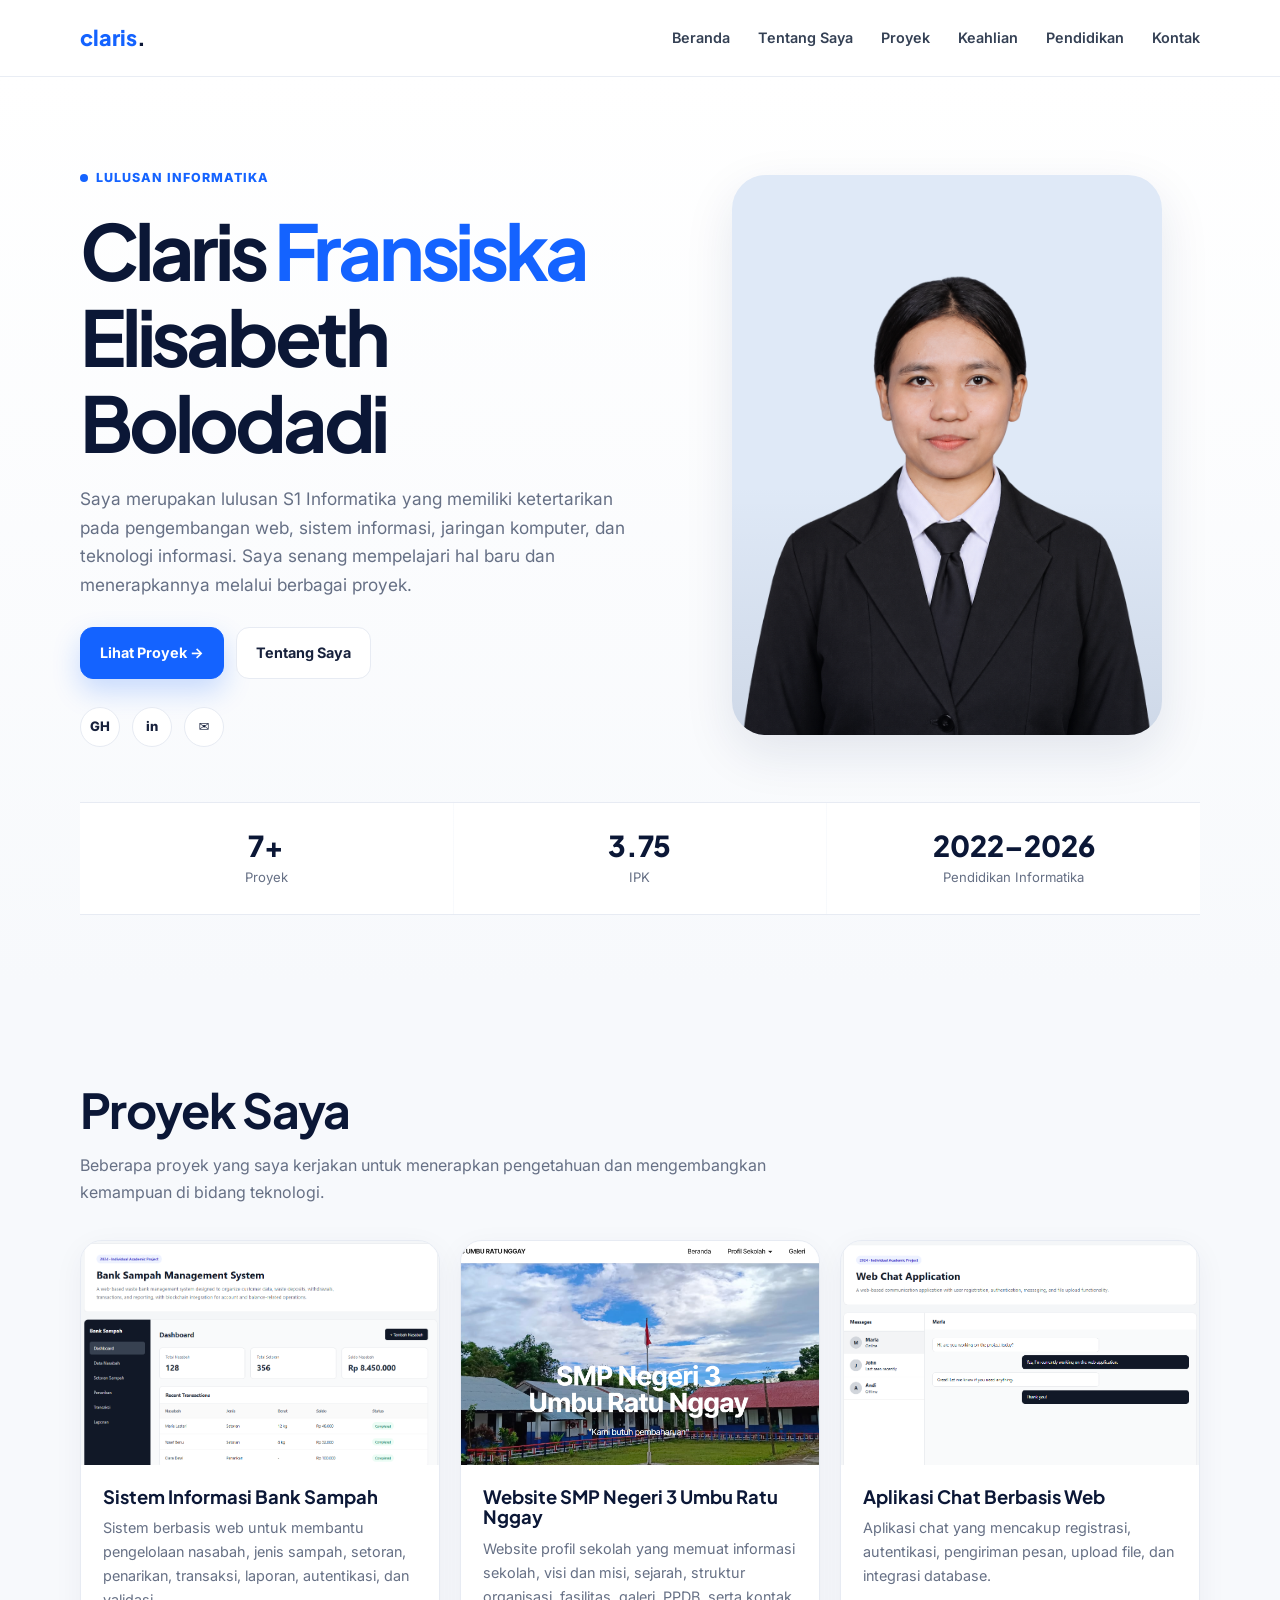
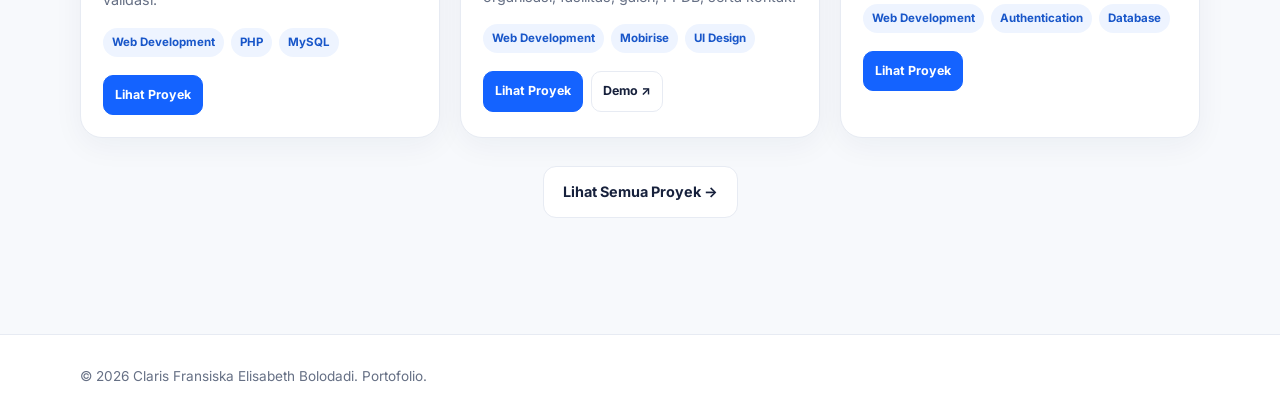
<file: index.html>
<!doctype html>
<html lang="id">

<head>
    <meta charset="utf-8">
    <meta name="viewport" content="width=device-width, initial-scale=1">

    <title>Beranda | Claris</title>

    <meta
        name="description"
        content="Portofolio Claris Fransiska Elisabeth Bolodadi — lulusan Informatika dengan minat pada pengembangan web dan teknologi informasi."
    >

    <link rel="stylesheet" href="css/style.css">
</head>

<body>

    <!-- Navigation -->
    <nav class="nav">
        <div class="container nav-inner">

            <a class="logo" href="index.html">
                claris<span>.</span>
            </a>

            <button class="menu" aria-label="Menu">
                ☰
            </button>

            <div class="nav-links">
                <a href="index.html">Beranda</a>
                <a href="about.html">Tentang Saya</a>
                <a href="projects.html">Proyek</a>
                <a href="skills.html">Keahlian</a>
                <a href="education.html">Pendidikan</a>
                <a href="contact.html">Kontak</a>
            </div>

        </div>
    </nav>


    <main>

        <!-- Hero Section -->
        <section class="hero">
            <div class="container hero-grid">

                <div>

                    <div class="eyebrow">
                        <span class="dot"></span>
                        Lulusan Informatika
                    </div>

                    <h1>
                        Claris <span class="blue">Fransiska</span><br>
                        Elisabeth Bolodadi
                    </h1>

                    <p>
                        Saya merupakan lulusan S1 Informatika yang memiliki
                        ketertarikan pada pengembangan web, sistem informasi,
                        jaringan komputer, dan teknologi informasi. Saya senang
                        mempelajari hal baru dan menerapkannya melalui berbagai
                        proyek.
                    </p>

                    <div class="actions">
                        <a class="btn primary" href="projects.html">
                            Lihat Proyek →
                        </a>

                        <a class="btn" href="about.html">
                            Tentang Saya
                        </a>
                    </div>

                    <div class="socials">

                        <a
                            href="https://github.com/clarisbldd"
                            target="_blank"
                            rel="noopener"
                        >
                            GH
                        </a>

                        <a
                            href="https://www.linkedin.com/in/clarisbolodadi/"
                            target="_blank"
                            rel="noopener"
                        >
                            in
                        </a>

                        <a href="mailto:clarisbolodadi@gmail.com">
                            ✉
                        </a>

                    </div>

                </div>


                <!-- Profile Photo -->
                <div class="hero-photo">
                    <div class="photo-wrap">

                        <img
                            src="assets/profil.png"
                            alt="Foto profil Claris Fransiska Elisabeth Bolodadi"
                        >

                    </div>
                </div>

            </div>


            <!-- Statistics -->
            <div class="container statbar">

                <div class="stat">
                    <strong>7+</strong>
                    <span>Proyek</span>
                </div>

                <div class="stat">
                    <strong>3.75</strong>
                    <span>IPK</span>
                </div>

                <div class="stat">
                    <strong>2022–2026</strong>
                    <span>Pendidikan Informatika</span>
                </div>

            </div>

        </section>


        <!-- Projects Section -->
        <section class="section">

            <div class="container">

                <div class="section-head">

                    <h2>Proyek Saya</h2>

                    <p>
                        Beberapa proyek yang saya kerjakan untuk menerapkan
                        pengetahuan dan mengembangkan kemampuan di bidang
                        teknologi.
                    </p>

                </div>


                <div class="cards">


                    <!-- Project 1: Bank Sampah -->
                    <article class="card">

                        <div class="card-media">

                            <img
                                src="assets/bank-sampah.png"
                                alt="Sistem Informasi Bank Sampah"
                            >

                        </div>

                        <div class="card-body">

                            <h3>
                                Sistem Informasi Bank Sampah
                            </h3>

                            <p>
                                Sistem berbasis web untuk membantu pengelolaan
                                nasabah, jenis sampah, setoran, penarikan,
                                transaksi, laporan, autentikasi, dan validasi.
                            </p>

                            <div class="tags">

                                <span class="tag">
                                    Web Development
                                </span>

                                <span class="tag">
                                    PHP
                                </span>

                                <span class="tag">
                                    MySQL
                                </span>

                            </div>

                            <div class="card-links">

                                <a
                                    class="small-btn primary"
                                    href="projects/bank-sampah.html"
                                >
                                    Lihat Proyek
                                </a>

                            </div>

                        </div>

                    </article>


                    <!-- Project 2: SMP Negeri 3 Umbu Ratu Nggay -->
                    <article class="card">

                        <div class="card-media">

                            <img
                                src="assets/spentry.png"
                                alt="Website SMP Negeri 3 Umbu Ratu Nggay"
                            >

                        </div>

                        <div class="card-body">

                            <h3>
                                Website SMP Negeri 3 Umbu Ratu Nggay
                            </h3>

                            <p>
                                Website profil sekolah yang memuat informasi
                                sekolah, visi dan misi, sejarah, struktur
                                organisasi, fasilitas, galeri, PPDB, serta
                                kontak.
                            </p>

                            <div class="tags">

                                <span class="tag">
                                    Web Development
                                </span>

                                <span class="tag">
                                    Mobirise
                                </span>

                                <span class="tag">
                                    UI Design
                                </span>

                            </div>

                            <div class="card-links">

                                <a
                                    class="small-btn primary"
                                    href="projects/spentry.html"
                                >
                                    Lihat Proyek
                                </a>

                                <a
                                    class="small-btn"
                                    href="https://clarisbldd.github.io/spentry/index.html"
                                    target="_blank"
                                    rel="noopener"
                                >
                                    Demo ↗
                                </a>

                            </div>

                        </div>

                    </article>


                    <!-- Project 3: Chat Application -->
                    <article class="card">

                        <div class="card-media">

                            <img
                                src="assets/chat-app.png"
                                alt="Aplikasi Chat Berbasis Web"
                            >

                        </div>

                        <div class="card-body">

                            <h3>
                                Aplikasi Chat Berbasis Web
                            </h3>

                            <p>
                                Aplikasi chat yang mencakup registrasi,
                                autentikasi, pengiriman pesan, upload file,
                                dan integrasi database.
                            </p>

                            <div class="tags">

                                <span class="tag">
                                    Web Development
                                </span>

                                <span class="tag">
                                    Authentication
                                </span>

                                <span class="tag">
                                    Database
                                </span>

                            </div>

                            <div class="card-links">

                                <a
                                    class="small-btn primary"
                                    href="projects/chat-app.html"
                                >
                                    Lihat Proyek
                                </a>

                            </div>

                        </div>

                    </article>


                </div>


                <!-- All Projects Button -->
                <div
                    class="actions"
                    style="justify-content:center; margin-top:28px;"
                >

                    <a class="btn" href="projects.html">
                        Lihat Semua Proyek →
                    </a>

                </div>

            </div>

        </section>

    </main>


    <!-- Footer -->
    <footer>

        <div class="container">
            © 2026 Claris Fransiska Elisabeth Bolodadi. Portofolio.
        </div>

    </footer>


    <script src="js/main.js"></script>

</body>

</html>
</file>
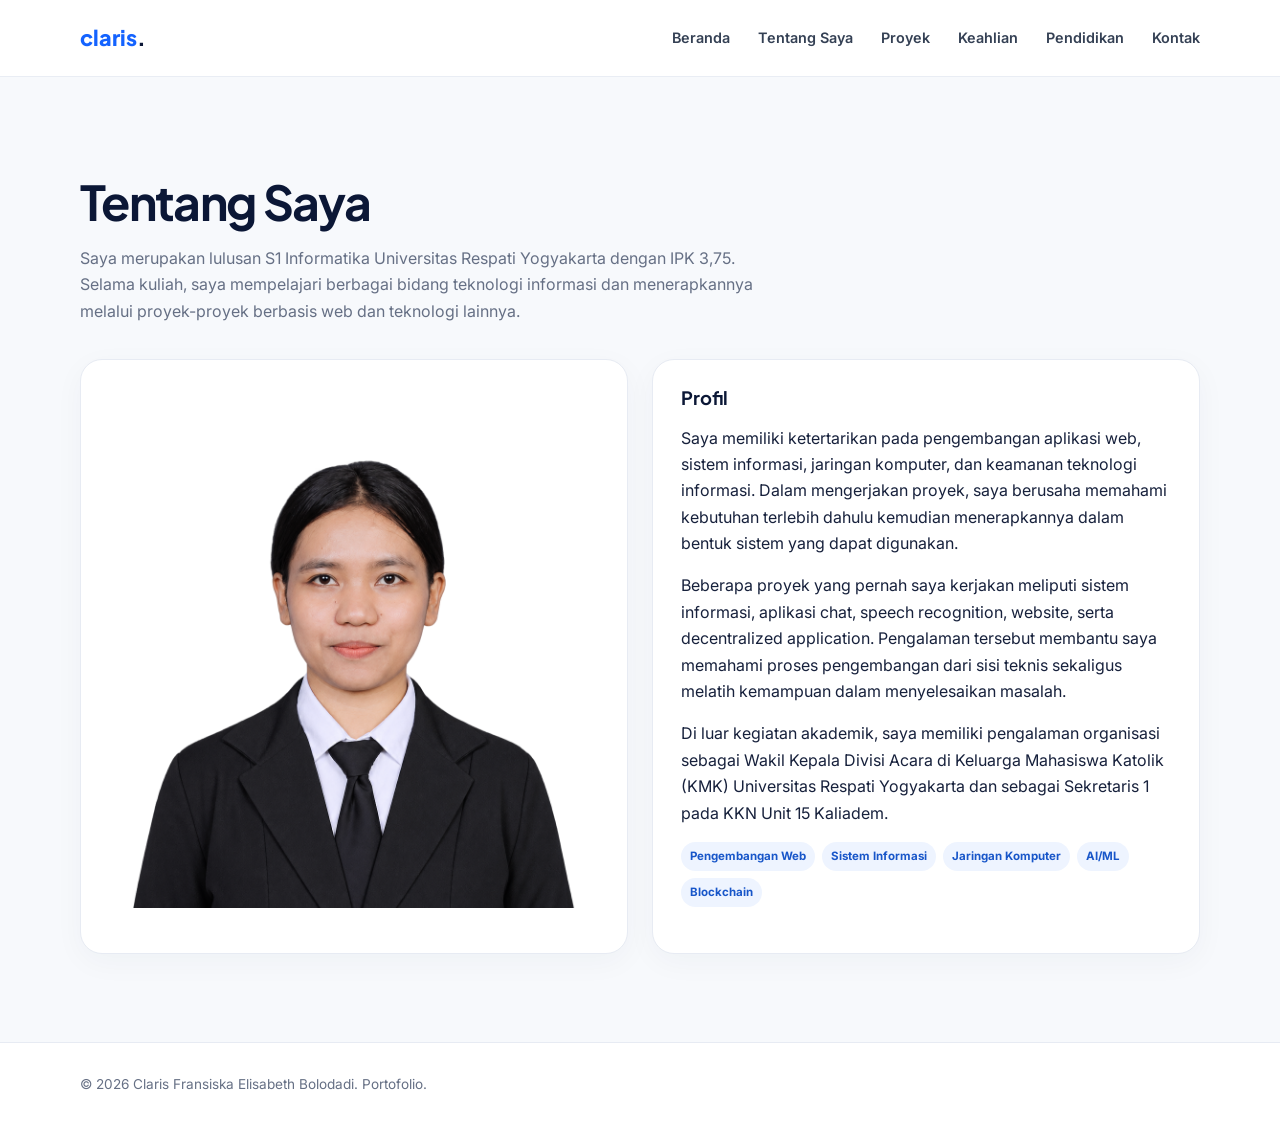
<file: about.html>
<!doctype html>
<html lang="id">

<head>
    <meta charset="utf-8">
    <meta name="viewport" content="width=device-width, initial-scale=1">

    <title>Tentang Saya | Claris</title>

    <meta
        name="description"
        content="Portofolio Claris Fransiska Elisabeth Bolodadi — lulusan Informatika dengan minat pada pengembangan web dan teknologi informasi."
    >

    <link rel="stylesheet" href="css/style.css">
</head>

<body>

    <!-- Navigation -->
    <nav class="nav">
        <div class="container nav-inner">

            <a class="logo" href="index.html">
                claris<span>.</span>
            </a>

            <button class="menu" aria-label="Menu">
                ☰
            </button>

            <div class="nav-links">
                <a href="index.html">Beranda</a>
                <a href="about.html">Tentang Saya</a>
                <a href="projects.html">Proyek</a>
                <a href="skills.html">Keahlian</a>
                <a href="education.html">Pendidikan</a>
                <a href="contact.html">Kontak</a>
            </div>

        </div>
    </nav>


    <main>

        <!-- About Section -->
        <section class="section">

            <div class="container">

                <div class="section-head">

                    <h2>Tentang Saya</h2>

                    <p>
                        Saya merupakan lulusan S1 Informatika Universitas Respati
                        Yogyakarta dengan IPK 3,75. Selama kuliah, saya mempelajari
                        berbagai bidang teknologi informasi dan menerapkannya
                        melalui proyek-proyek berbasis web dan teknologi lainnya.
                    </p>

                </div>


                <div class="two-col">


                    <!-- Profile Photo -->
                    <div class="panel">

                        <img
                            src="assets/profil.png"
                            alt="Claris Fransiska Elisabeth Bolodadi"
                            style="
                                width: 100%;
                                height: 520px;
                                object-fit: cover;
                                object-position: center 20%;
                                border-radius: 18px;
                            "
                        >

                    </div>


                    <!-- Profile Description -->
                    <div class="panel">

                        <h3>Profil</h3>

                        <p>
                            Saya memiliki ketertarikan pada pengembangan aplikasi
                            web, sistem informasi, jaringan komputer, dan keamanan
                            teknologi informasi. Dalam mengerjakan proyek, saya
                            berusaha memahami kebutuhan terlebih dahulu kemudian
                            menerapkannya dalam bentuk sistem yang dapat digunakan.
                        </p>

                        <p>
                            Beberapa proyek yang pernah saya kerjakan meliputi
                            sistem informasi, aplikasi chat, speech recognition,
                            website, serta decentralized application. Pengalaman
                            tersebut membantu saya memahami proses pengembangan
                            dari sisi teknis sekaligus melatih kemampuan dalam
                            menyelesaikan masalah.
                        </p>

                        <p>
                            Di luar kegiatan akademik, saya memiliki pengalaman
                            organisasi sebagai Wakil Kepala Divisi Acara di
                            Keluarga Mahasiswa Katolik (KMK) Universitas Respati
                            Yogyakarta dan sebagai Sekretaris 1 pada KKN Unit 15
                            Kaliadem.
                        </p>


                        <!-- Skills Tags -->
                        <div class="tags">

                            <span class="tag">
                                Pengembangan Web
                            </span>

                            <span class="tag">
                                Sistem Informasi
                            </span>

                            <span class="tag">
                                Jaringan Komputer
                            </span>

                            <span class="tag">
                                AI/ML
                            </span>

                            <span class="tag">
                                Blockchain
                            </span>

                        </div>

                    </div>

                </div>

            </div>

        </section>

    </main>


    <!-- Footer -->
    <footer>

        <div class="container">
            © 2026 Claris Fransiska Elisabeth Bolodadi. Portofolio.
        </div>

    </footer>


    <script src="js/main.js"></script>

</body>

</html>
</file>
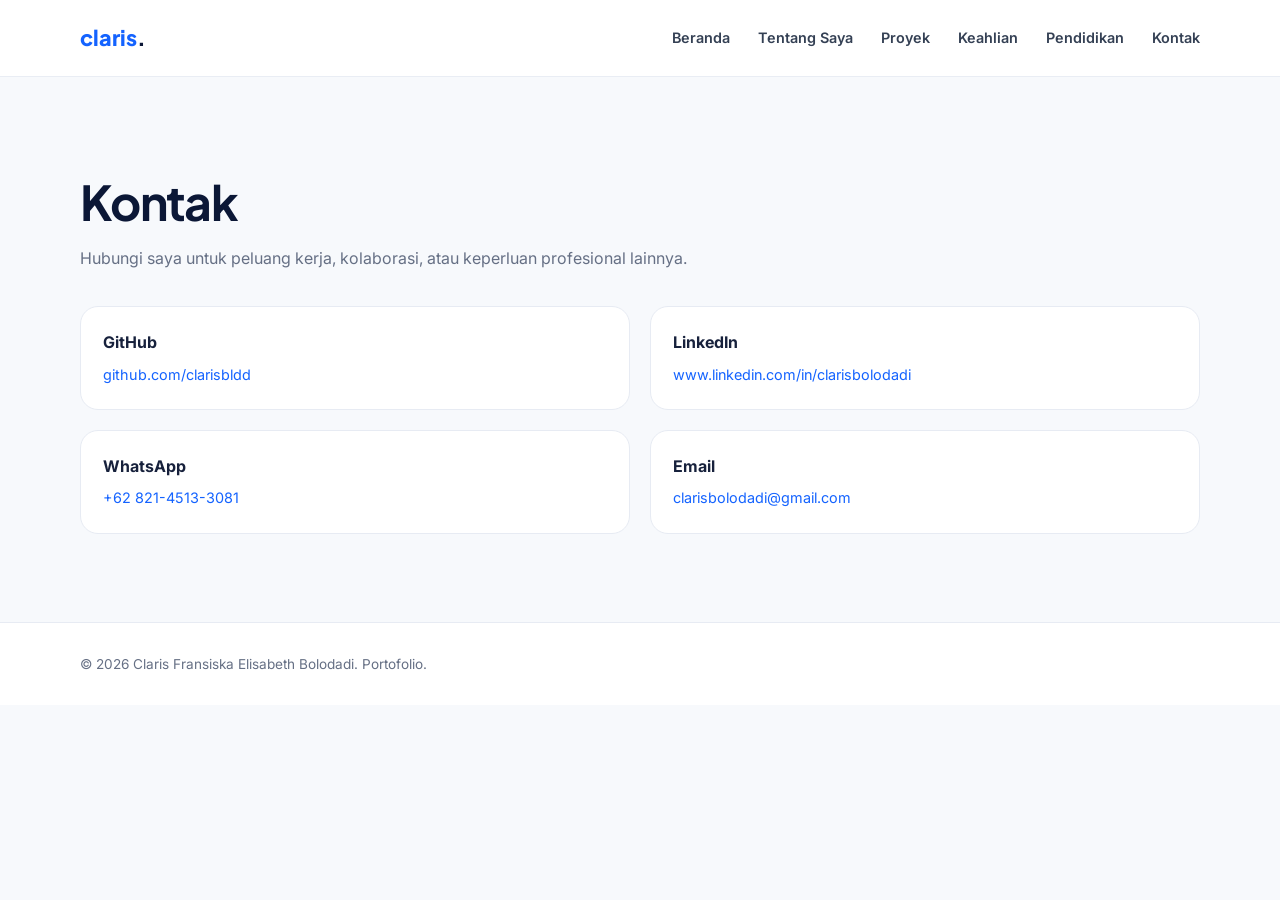
<file: contact.html>
<!doctype html>
<html lang="id">

<head>
    <meta charset="utf-8">
    <meta name="viewport" content="width=device-width, initial-scale=1">

    <title>Kontak | Claris</title>

    <meta
        name="description"
        content="Portofolio Claris Fransiska Elisabeth Bolodadi — lulusan Informatika dengan minat pada pengembangan web dan teknologi informasi."
    >

    <link rel="stylesheet" href="css/style.css">
</head>

<body>

    <!-- Navigation -->
    <nav class="nav">
        <div class="container nav-inner">

            <a class="logo" href="index.html">
                claris<span>.</span>
            </a>

            <button class="menu" aria-label="Menu">
                ☰
            </button>

            <div class="nav-links">
                <a href="index.html">Beranda</a>
                <a href="about.html">Tentang Saya</a>
                <a href="projects.html">Proyek</a>
                <a href="skills.html">Keahlian</a>
                <a href="education.html">Pendidikan</a>
                <a href="contact.html">Kontak</a>
            </div>

        </div>
    </nav>


    <main>

        <!-- Contact Section -->
        <section class="section">

            <div class="container">

                <div class="section-head">

                    <h2>Kontak</h2>

                    <p>
                        Hubungi saya untuk peluang kerja, kolaborasi,
                        atau keperluan profesional lainnya.
                    </p>

                </div>


                <div class="contact-box">


                    <!-- GitHub -->
                    <div class="contact-item">

                        <strong>GitHub</strong>

                        <span>
                            <a
                                style="color:#1463ff"
                                href="https://github.com/clarisbldd"
                                target="_blank"
                                rel="noopener"
                            >
                                github.com/clarisbldd
                            </a>
                        </span>

                    </div>


                    <!-- LinkedIn -->
                    <div class="contact-item">

                        <strong>LinkedIn</strong>

                        <span>
                            <a
                                style="color:#1463ff"
                                href="https://www.linkedin.com/in/clarisbolodadi/"
                                target="_blank"
                                rel="noopener"
                            >
                                www.linkedin.com/in/clarisbolodadi
                            </a>
                        </span>

                    </div>


                    <!-- WhatsApp -->
                    <div class="contact-item">

                        <strong>WhatsApp</strong>

                        <span>
                            <a
                                style="color:#1463ff"
                                href="https://wa.me/6282145133081"
                                target="_blank"
                                rel="noopener"
                            >
                                +62 821-4513-3081
                            </a>
                        </span>

                    </div>


                    <!-- Email -->
                    <div class="contact-item">

                        <strong>Email</strong>

                        <span>
                            <a
                                style="color:#1463ff"
                                href="mailto:clarisbolodadi@gmail.com"
                            >
                                clarisbolodadi@gmail.com
                            </a>
                        </span>

                    </div>


                </div>

            </div>

        </section>

    </main>


    <!-- Footer -->
    <footer>

        <div class="container">
            © 2026 Claris Fransiska Elisabeth Bolodadi. Portofolio.
        </div>

    </footer>


    <script src="js/main.js"></script>

</body>

</html>
</file>
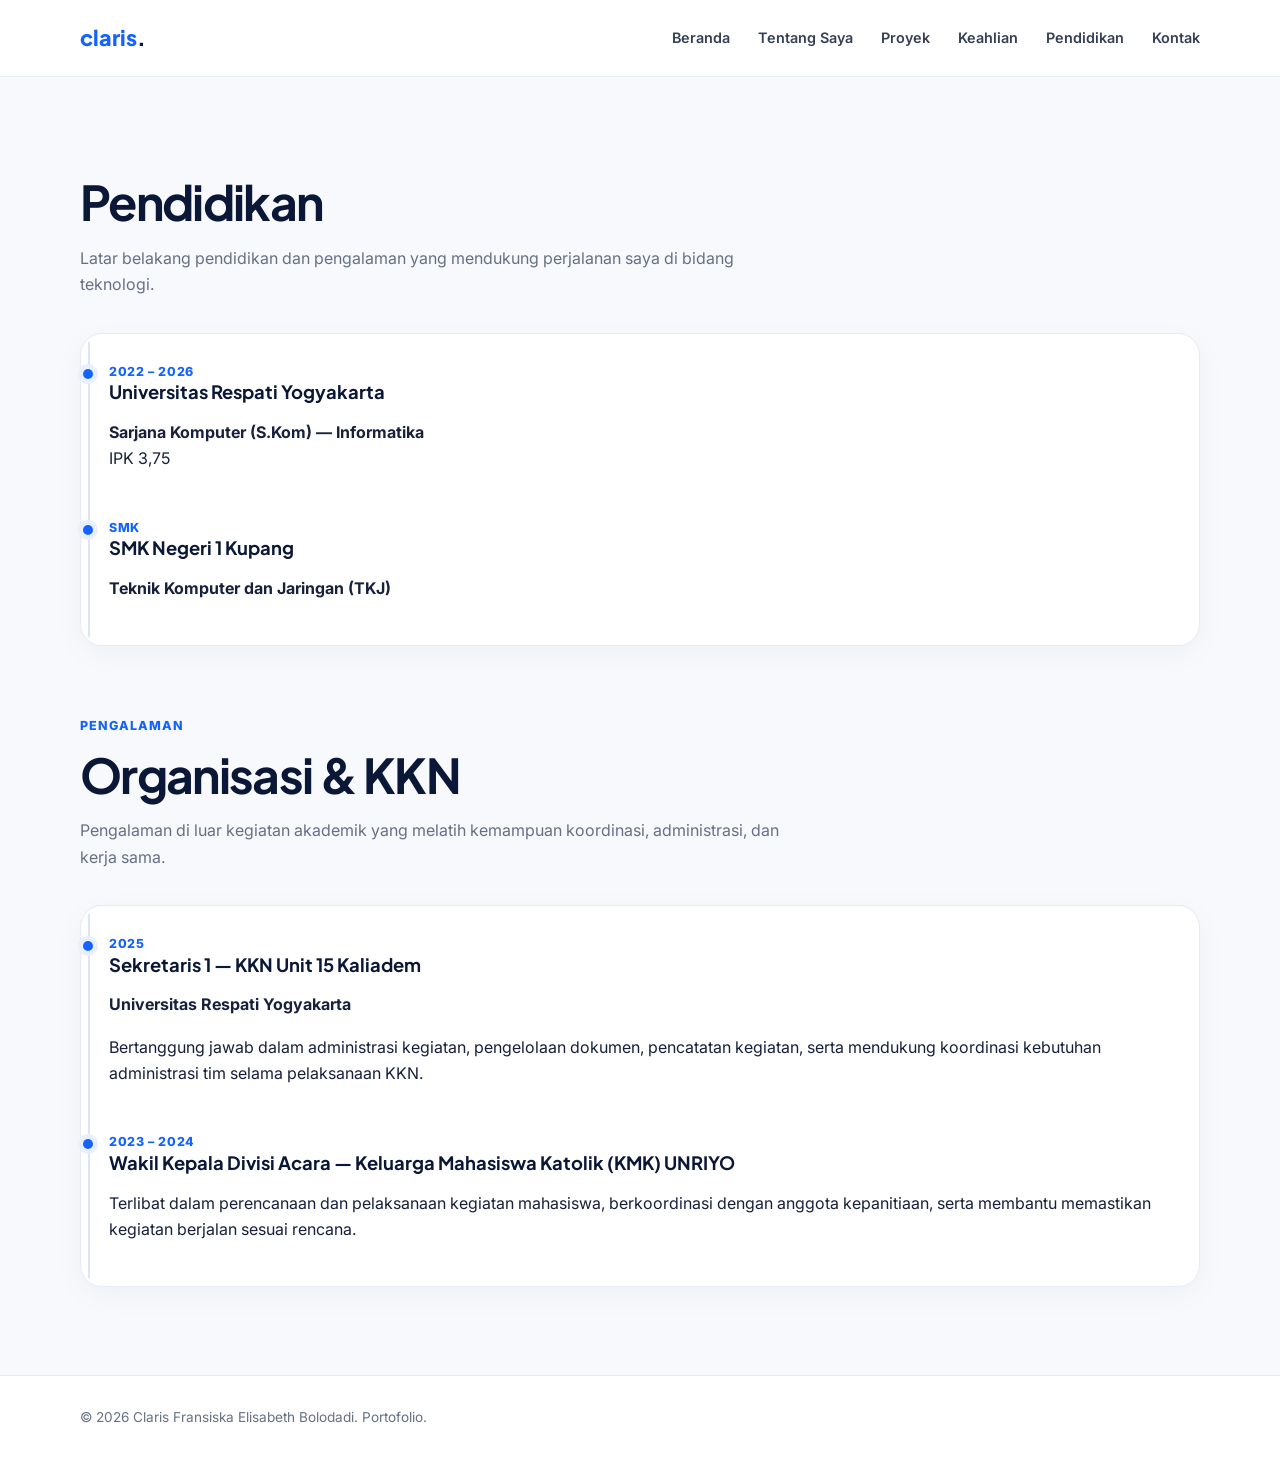
<file: education.html>
<!doctype html>
<html lang="id">

<head>
    <meta charset="utf-8">
    <meta name="viewport" content="width=device-width, initial-scale=1">

    <title>Pendidikan | Claris</title>

    <meta
        name="description"
        content="Portofolio Claris Fransiska Elisabeth Bolodadi — lulusan Informatika dengan minat pada pengembangan web dan teknologi informasi."
    >

    <link rel="stylesheet" href="css/style.css">
</head>

<body>

    <!-- Navigation -->
    <nav class="nav">
        <div class="container nav-inner">

            <a class="logo" href="index.html">
                claris<span>.</span>
            </a>

            <button class="menu" aria-label="Menu">
                ☰
            </button>

            <div class="nav-links">
                <a href="index.html">Beranda</a>
                <a href="about.html">Tentang Saya</a>
                <a href="projects.html">Proyek</a>
                <a href="skills.html">Keahlian</a>
                <a href="education.html">Pendidikan</a>
                <a href="contact.html">Kontak</a>
            </div>

        </div>
    </nav>


    <main>

        <!-- Education Section -->
        <section class="section">

            <div class="container">

                <div class="section-head">

                    <h2>Pendidikan</h2>

                    <p>
                        Latar belakang pendidikan dan pengalaman yang mendukung
                        perjalanan saya di bidang teknologi.
                    </p>

                </div>


                <!-- Education Timeline -->
                <div class="panel timeline">

                    <!-- University -->
                    <div class="timeline-item">

                        <div class="date">
                            2022 – 2026
                        </div>

                        <h3>
                            Universitas Respati Yogyakarta
                        </h3>

                        <p>
                            <strong>
                                Sarjana Komputer (S.Kom) — Informatika
                            </strong>
                            <br>
                            IPK 3,75
                        </p>

                    </div>


                    <!-- High School -->
                    <div class="timeline-item">

                        <div class="date">
                            SMK
                        </div>

                        <h3>
                            SMK Negeri 1 Kupang
                        </h3>

                        <p>
                            <strong>
                                Teknik Komputer dan Jaringan (TKJ)
                            </strong>
                        </p>

                    </div>

                </div>


                <!-- Organization & KKN -->
                <div
                    class="section-head"
                    style="margin-top:65px"
                >

                    <div class="eyebrow">
                        Pengalaman
                    </div>

                    <h2>
                        Organisasi & KKN
                    </h2>

                    <p>
                        Pengalaman di luar kegiatan akademik yang melatih
                        kemampuan koordinasi, administrasi, dan kerja sama.
                    </p>

                </div>


                <div class="panel timeline">

                    <!-- KKN -->
                    <div class="timeline-item">

                        <div class="date">
                            2025
                        </div>

                        <h3>
                            Sekretaris 1 — KKN Unit 15 Kaliadem
                        </h3>

                        <p>
                            <strong>
                                Universitas Respati Yogyakarta
                            </strong>
                        </p>

                        <p>
                            Bertanggung jawab dalam administrasi kegiatan,
                            pengelolaan dokumen, pencatatan kegiatan, serta
                            mendukung koordinasi kebutuhan administrasi tim
                            selama pelaksanaan KKN.
                        </p>

                    </div>


                    <!-- Organization -->
                    <div class="timeline-item">

                        <div class="date">
                            2023 – 2024
                        </div>

                        <h3>
                            Wakil Kepala Divisi Acara —
                            Keluarga Mahasiswa Katolik (KMK) UNRIYO
                        </h3>

                        <p>
                            Terlibat dalam perencanaan dan pelaksanaan kegiatan
                            mahasiswa, berkoordinasi dengan anggota kepanitiaan,
                            serta membantu memastikan kegiatan berjalan sesuai
                            rencana.
                        </p>

                    </div>

                </div>

            </div>

        </section>

    </main>


    <!-- Footer -->
    <footer>

        <div class="container">
            © 2026 Claris Fransiska Elisabeth Bolodadi. Portofolio.
        </div>

    </footer>


    <script src="js/main.js"></script>

</body>

</html>
</file>
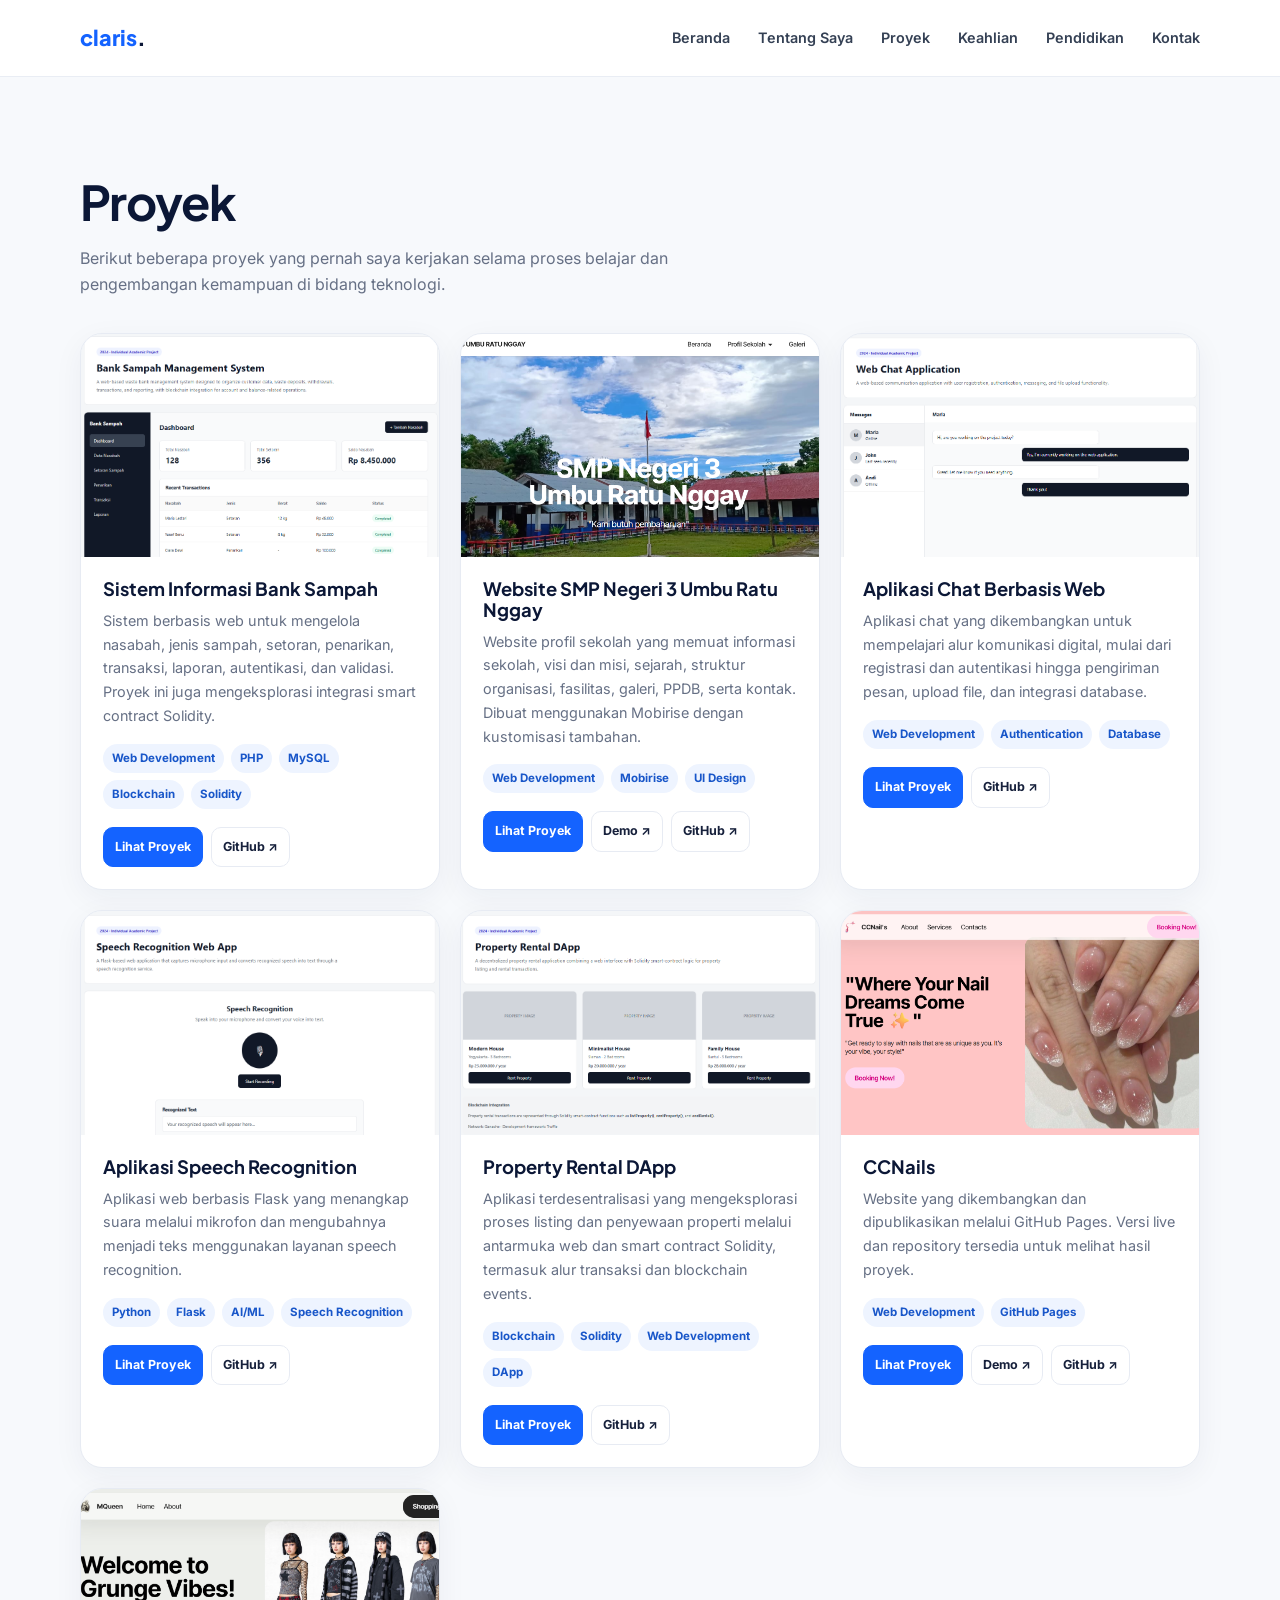
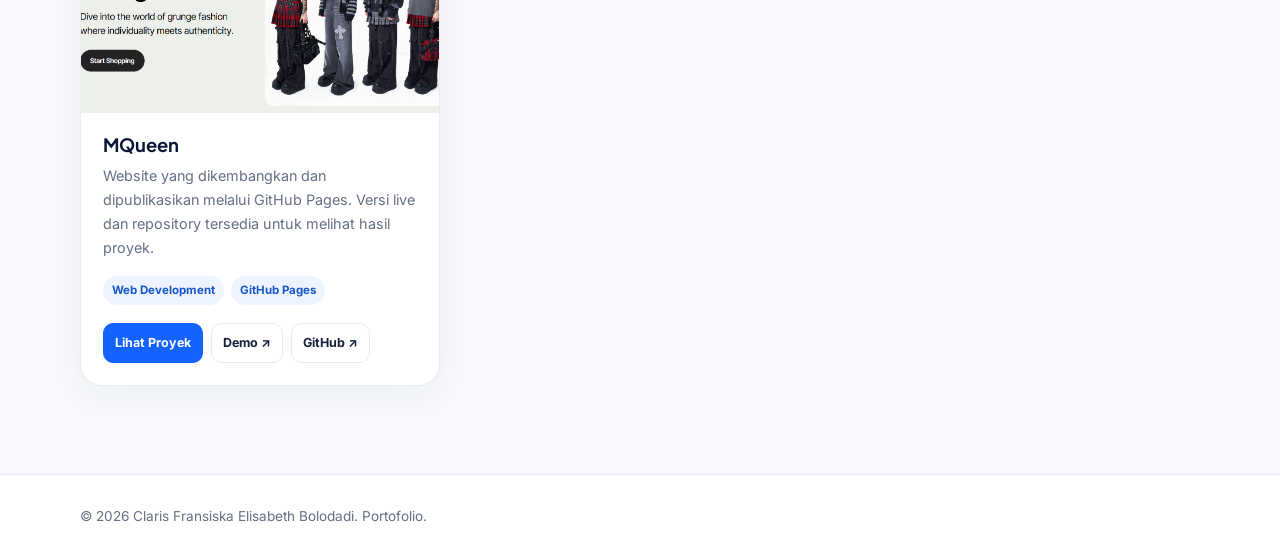
<file: projects.html>
<!doctype html>
<html lang="id">

<head>
    <meta charset="utf-8">
    <meta name="viewport" content="width=device-width, initial-scale=1">

    <title>Proyek | Claris</title>

    <meta
        name="description"
        content="Portofolio Claris Fransiska Elisabeth Bolodadi — lulusan Informatika dengan minat pada pengembangan web dan teknologi informasi."
    >

    <link rel="stylesheet" href="css/style.css">
</head>

<body>

    <!-- Navigation -->
    <nav class="nav">
        <div class="container nav-inner">

            <a class="logo" href="index.html">
                claris<span>.</span>
            </a>

            <button class="menu" aria-label="Menu">
                ☰
            </button>

            <div class="nav-links">
                <a href="index.html">Beranda</a>
                <a href="about.html">Tentang Saya</a>
                <a href="projects.html">Proyek</a>
                <a href="skills.html">Keahlian</a>
                <a href="education.html">Pendidikan</a>
                <a href="contact.html">Kontak</a>
            </div>

        </div>
    </nav>


    <main>

        <!-- Projects Section -->
        <section class="section">

            <div class="container">

                <div class="section-head">

                    <h2>Proyek</h2>

                    <p>
                        Berikut beberapa proyek yang pernah saya kerjakan selama
                        proses belajar dan pengembangan kemampuan di bidang teknologi.
                    </p>

                </div>


                <div class="cards">


                    <!-- Project 1: Bank Sampah -->
                    <article class="card">

                        <div class="card-media">

                            <img
                                src="assets/bank-sampah.png"
                                alt="Sistem Informasi Bank Sampah"
                            >

                        </div>

                        <div class="card-body">

                            <h3>
                                Sistem Informasi Bank Sampah
                            </h3>

                            <p>
                                Sistem berbasis web untuk mengelola nasabah, jenis
                                sampah, setoran, penarikan, transaksi, laporan,
                                autentikasi, dan validasi. Proyek ini juga
                                mengeksplorasi integrasi smart contract Solidity.
                            </p>

                            <div class="tags">

                                <span class="tag">
                                    Web Development
                                </span>

                                <span class="tag">
                                    PHP
                                </span>

                                <span class="tag">
                                    MySQL
                                </span>

                                <span class="tag">
                                    Blockchain
                                </span>

                                <span class="tag">
                                    Solidity
                                </span>

                            </div>

                            <div class="card-links">

                                <a
                                    class="small-btn primary"
                                    href="projects/bank-sampah.html"
                                >
                                    Lihat Proyek
                                </a>

                                <a
                                    class="small-btn"
                                    href="https://github.com/clarisbldd/bank-sampah-app"
                                    target="_blank"
                                    rel="noopener"
                                >
                                    GitHub ↗
                                </a>

                            </div>

                        </div>

                    </article>


                    <!-- Project 2: SMP Negeri 3 Umbu Ratu Nggay -->
                    <article class="card">

                        <div class="card-media">

                            <img
                                src="assets/spentry.png"
                                alt="Website SMP Negeri 3 Umbu Ratu Nggay"
                            >

                        </div>

                        <div class="card-body">

                            <h3>
                                Website SMP Negeri 3 Umbu Ratu Nggay
                            </h3>

                            <p>
                                Website profil sekolah yang memuat informasi
                                sekolah, visi dan misi, sejarah, struktur
                                organisasi, fasilitas, galeri, PPDB, serta
                                kontak. Dibuat menggunakan Mobirise dengan
                                kustomisasi tambahan.
                            </p>

                            <div class="tags">

                                <span class="tag">
                                    Web Development
                                </span>

                                <span class="tag">
                                    Mobirise
                                </span>

                                <span class="tag">
                                    UI Design
                                </span>

                            </div>

                            <div class="card-links">

                                <a
                                    class="small-btn primary"
                                    href="projects/spentry.html"
                                >
                                    Lihat Proyek
                                </a>

                                <a
                                    class="small-btn"
                                    href="https://clarisbldd.github.io/spentry/index.html"
                                    target="_blank"
                                    rel="noopener"
                                >
                                    Demo ↗
                                </a>

                                <a
                                    class="small-btn"
                                    href="https://github.com/clarisbldd/spentry"
                                    target="_blank"
                                    rel="noopener"
                                >
                                    GitHub ↗
                                </a>

                            </div>

                        </div>

                    </article>


                    <!-- Project 3: Chat Application -->
                    <article class="card">

                        <div class="card-media">

                            <img
                                src="assets/chat-app.png"
                                alt="Aplikasi Chat Berbasis Web"
                            >

                        </div>

                        <div class="card-body">

                            <h3>
                                Aplikasi Chat Berbasis Web
                            </h3>

                            <p>
                                Aplikasi chat yang dikembangkan untuk mempelajari
                                alur komunikasi digital, mulai dari registrasi dan
                                autentikasi hingga pengiriman pesan, upload file,
                                dan integrasi database.
                            </p>

                            <div class="tags">

                                <span class="tag">
                                    Web Development
                                </span>

                                <span class="tag">
                                    Authentication
                                </span>

                                <span class="tag">
                                    Database
                                </span>

                            </div>

                            <div class="card-links">

                                <a
                                    class="small-btn primary"
                                    href="projects/chat-app.html"
                                >
                                    Lihat Proyek
                                </a>

                                <a
                                    class="small-btn"
                                    href="https://github.com/clarisbldd/chat-app"
                                    target="_blank"
                                    rel="noopener"
                                >
                                    GitHub ↗
                                </a>

                            </div>

                        </div>

                    </article>


                    <!-- Project 4: Speech Recognition -->
                    <article class="card">

                        <div class="card-media">

                            <img
                                src="assets/speech.png"
                                alt="Aplikasi Speech Recognition"
                            >

                        </div>

                        <div class="card-body">

                            <h3>
                                Aplikasi Speech Recognition
                            </h3>

                            <p>
                                Aplikasi web berbasis Flask yang menangkap suara
                                melalui mikrofon dan mengubahnya menjadi teks
                                menggunakan layanan speech recognition.
                            </p>

                            <div class="tags">

                                <span class="tag">
                                    Python
                                </span>

                                <span class="tag">
                                    Flask
                                </span>

                                <span class="tag">
                                    AI/ML
                                </span>

                                <span class="tag">
                                    Speech Recognition
                                </span>

                            </div>

                            <div class="card-links">

                                <a
                                    class="small-btn primary"
                                    href="projects/speech-recognition.html"
                                >
                                    Lihat Proyek
                                </a>

                                <a
                                    class="small-btn"
                                    href="https://github.com/clarisbldd/sistemcerdas-claris"
                                    target="_blank"
                                    rel="noopener"
                                >
                                    GitHub ↗
                                </a>

                            </div>

                        </div>

                    </article>


                    <!-- Project 5: Property Rental DApp -->
                    <article class="card">

                        <div class="card-media">

                            <img
                                src="assets/property-rental.png"
                                alt="Property Rental DApp"
                            >

                        </div>

                        <div class="card-body">

                            <h3>
                                Property Rental DApp
                            </h3>

                            <p>
                                Aplikasi terdesentralisasi yang mengeksplorasi
                                proses listing dan penyewaan properti melalui
                                antarmuka web dan smart contract Solidity,
                                termasuk alur transaksi dan blockchain events.
                            </p>

                            <div class="tags">

                                <span class="tag">
                                    Blockchain
                                </span>

                                <span class="tag">
                                    Solidity
                                </span>

                                <span class="tag">
                                    Web Development
                                </span>

                                <span class="tag">
                                    DApp
                                </span>

                            </div>

                            <div class="card-links">

                                <a
                                    class="small-btn primary"
                                    href="projects/property-rental.html"
                                >
                                    Lihat Proyek
                                </a>

                                <a
                                    class="small-btn"
                                    href="https://github.com/clarisbldd/property-rental-dapp"
                                    target="_blank"
                                    rel="noopener"
                                >
                                    GitHub ↗
                                </a>

                            </div>

                        </div>

                    </article>


                    <!-- Project 6: CCNails -->
                    <article class="card">

                        <div class="card-media">

                            <img
                                src="assets/ccnails.png"
                                alt="CCNails"
                            >

                        </div>

                        <div class="card-body">

                            <h3>
                                CCNails
                            </h3>

                            <p>
                                Website yang dikembangkan dan dipublikasikan
                                melalui GitHub Pages. Versi live dan repository
                                tersedia untuk melihat hasil proyek.
                            </p>

                            <div class="tags">

                                <span class="tag">
                                    Web Development
                                </span>

                                <span class="tag">
                                    GitHub Pages
                                </span>

                            </div>

                            <div class="card-links">

                                <a
                                    class="small-btn primary"
                                    href="projects/ccnails.html"
                                >
                                    Lihat Proyek
                                </a>

                                <a
                                    class="small-btn"
                                    href="https://clarisbldd.github.io/CCNails/"
                                    target="_blank"
                                    rel="noopener"
                                >
                                    Demo ↗
                                </a>

                                <a
                                    class="small-btn"
                                    href="https://github.com/clarisbldd/CCNails"
                                    target="_blank"
                                    rel="noopener"
                                >
                                    GitHub ↗
                                </a>

                            </div>

                        </div>

                    </article>


                    <!-- Project 7: MQueen -->
                    <article class="card">

                        <div class="card-media">

                            <img
                                src="assets/mcqueen.png"
                                alt="MQueen"
                            >

                        </div>

                        <div class="card-body">

                            <h3>
                                MQueen
                            </h3>

                            <p>
                                Website yang dikembangkan dan dipublikasikan
                                melalui GitHub Pages. Versi live dan repository
                                tersedia untuk melihat hasil proyek.
                            </p>

                            <div class="tags">

                                <span class="tag">
                                    Web Development
                                </span>

                                <span class="tag">
                                    GitHub Pages
                                </span>

                            </div>

                            <div class="card-links">

                                <a
                                    class="small-btn primary"
                                    href="projects/mcqueen.html"
                                >
                                    Lihat Proyek
                                </a>

                                <a
                                    class="small-btn"
                                    href="https://clarisbldd.github.io/MQueen/home.html"
                                    target="_blank"
                                    rel="noopener"
                                >
                                    Demo ↗
                                </a>

                                <a
                                    class="small-btn"
                                    href="https://github.com/clarisbldd/MQueen"
                                    target="_blank"
                                    rel="noopener"
                                >
                                    GitHub ↗
                                </a>

                            </div>

                        </div>

                    </article>


                </div>

            </div>

        </section>

    </main>


    <!-- Footer -->
    <footer>

        <div class="container">
            © 2026 Claris Fransiska Elisabeth Bolodadi. Portofolio.
        </div>

    </footer>


    <script src="js/main.js"></script>

</body>

</html>
</file>
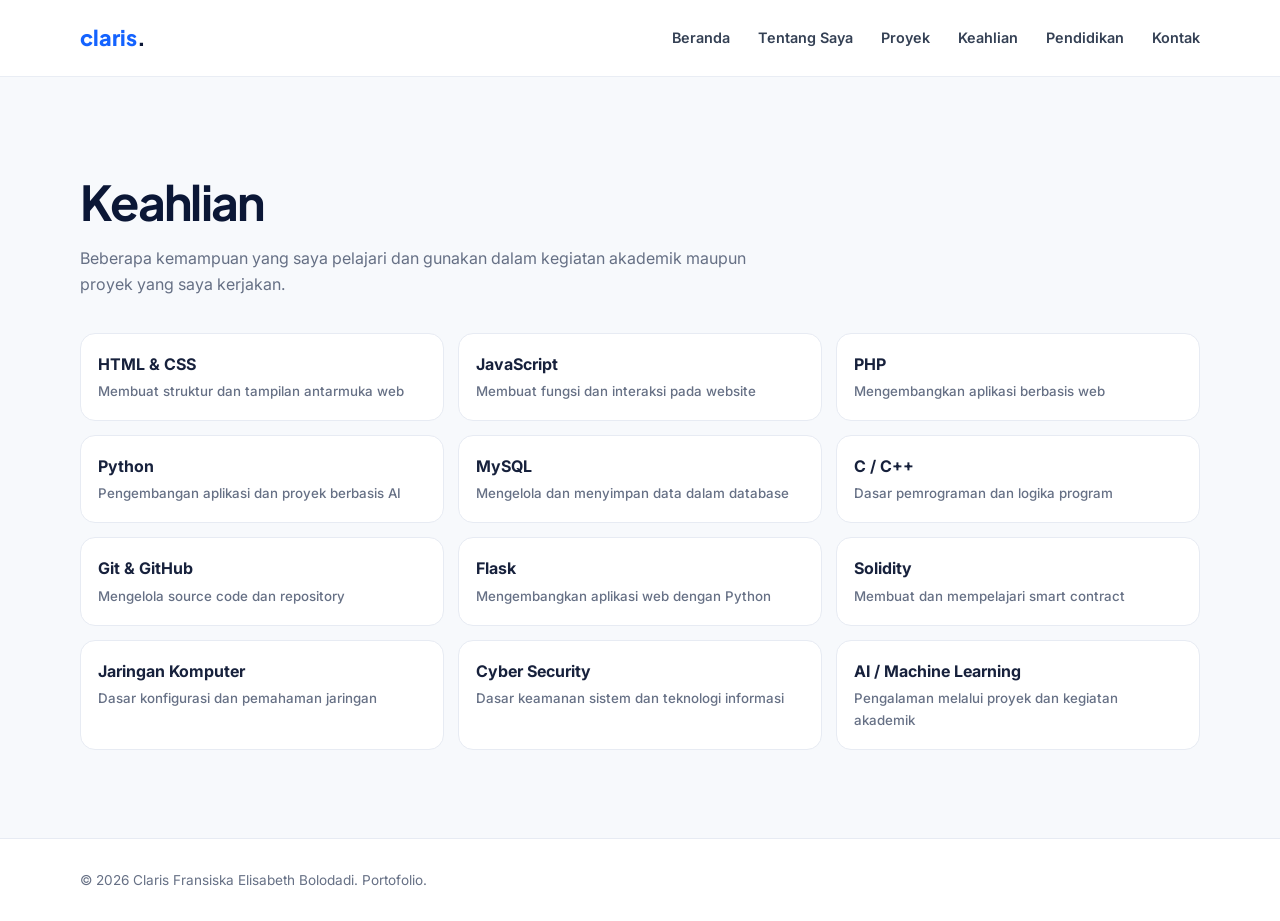
<file: skills.html>
<!doctype html>
<html lang="id">

<head>
    <meta charset="utf-8">
    <meta name="viewport" content="width=device-width, initial-scale=1">

    <title>Keahlian | Claris</title>

    <meta
        name="description"
        content="Portofolio Claris Fransiska Elisabeth Bolodadi — lulusan Informatika dengan minat pada pengembangan web dan teknologi informasi."
    >

    <link rel="stylesheet" href="css/style.css">
</head>

<body>

    <!-- Navigation -->
    <nav class="nav">
        <div class="container nav-inner">

            <a class="logo" href="index.html">
                claris<span>.</span>
            </a>

            <button class="menu" aria-label="Menu">
                ☰
            </button>

            <div class="nav-links">
                <a href="index.html">Beranda</a>
                <a href="about.html">Tentang Saya</a>
                <a href="projects.html">Proyek</a>
                <a href="skills.html">Keahlian</a>
                <a href="education.html">Pendidikan</a>
                <a href="contact.html">Kontak</a>
            </div>

        </div>
    </nav>


    <main>

        <!-- Skills Section -->
        <section class="section">

            <div class="container">

                <div class="section-head">

                    <h2>Keahlian</h2>

                    <p>
                        Beberapa kemampuan yang saya pelajari dan gunakan
                        dalam kegiatan akademik maupun proyek yang saya kerjakan.
                    </p>

                </div>


                <div class="skills">


                    <!-- HTML & CSS -->
                    <div class="skill">

                        HTML & CSS

                        <small>
                            Membuat struktur dan tampilan antarmuka web
                        </small>

                    </div>


                    <!-- JavaScript -->
                    <div class="skill">

                        JavaScript

                        <small>
                            Membuat fungsi dan interaksi pada website
                        </small>

                    </div>


                    <!-- PHP -->
                    <div class="skill">

                        PHP

                        <small>
                            Mengembangkan aplikasi berbasis web
                        </small>

                    </div>


                    <!-- Python -->
                    <div class="skill">

                        Python

                        <small>
                            Pengembangan aplikasi dan proyek berbasis AI
                        </small>

                    </div>


                    <!-- MySQL -->
                    <div class="skill">

                        MySQL

                        <small>
                            Mengelola dan menyimpan data dalam database
                        </small>

                    </div>


                    <!-- C / C++ -->
                    <div class="skill">

                        C / C++

                        <small>
                            Dasar pemrograman dan logika program
                        </small>

                    </div>


                    <!-- Git & GitHub -->
                    <div class="skill">

                        Git & GitHub

                        <small>
                            Mengelola source code dan repository
                        </small>

                    </div>


                    <!-- Flask -->
                    <div class="skill">

                        Flask

                        <small>
                            Mengembangkan aplikasi web dengan Python
                        </small>

                    </div>


                    <!-- Solidity -->
                    <div class="skill">

                        Solidity

                        <small>
                            Membuat dan mempelajari smart contract
                        </small>

                    </div>


                    <!-- Computer Networking -->
                    <div class="skill">

                        Jaringan Komputer

                        <small>
                            Dasar konfigurasi dan pemahaman jaringan
                        </small>

                    </div>


                    <!-- Cyber Security -->
                    <div class="skill">

                        Cyber Security

                        <small>
                            Dasar keamanan sistem dan teknologi informasi
                        </small>

                    </div>


                    <!-- AI / Machine Learning -->
                    <div class="skill">

                        AI / Machine Learning

                        <small>
                            Pengalaman melalui proyek dan kegiatan akademik
                        </small>

                    </div>


                </div>

            </div>

        </section>

    </main>


    <!-- Footer -->
    <footer>

        <div class="container">
            © 2026 Claris Fransiska Elisabeth Bolodadi. Portofolio.
        </div>

    </footer>


    <script src="js/main.js"></script>

</body>

</html>
</file>
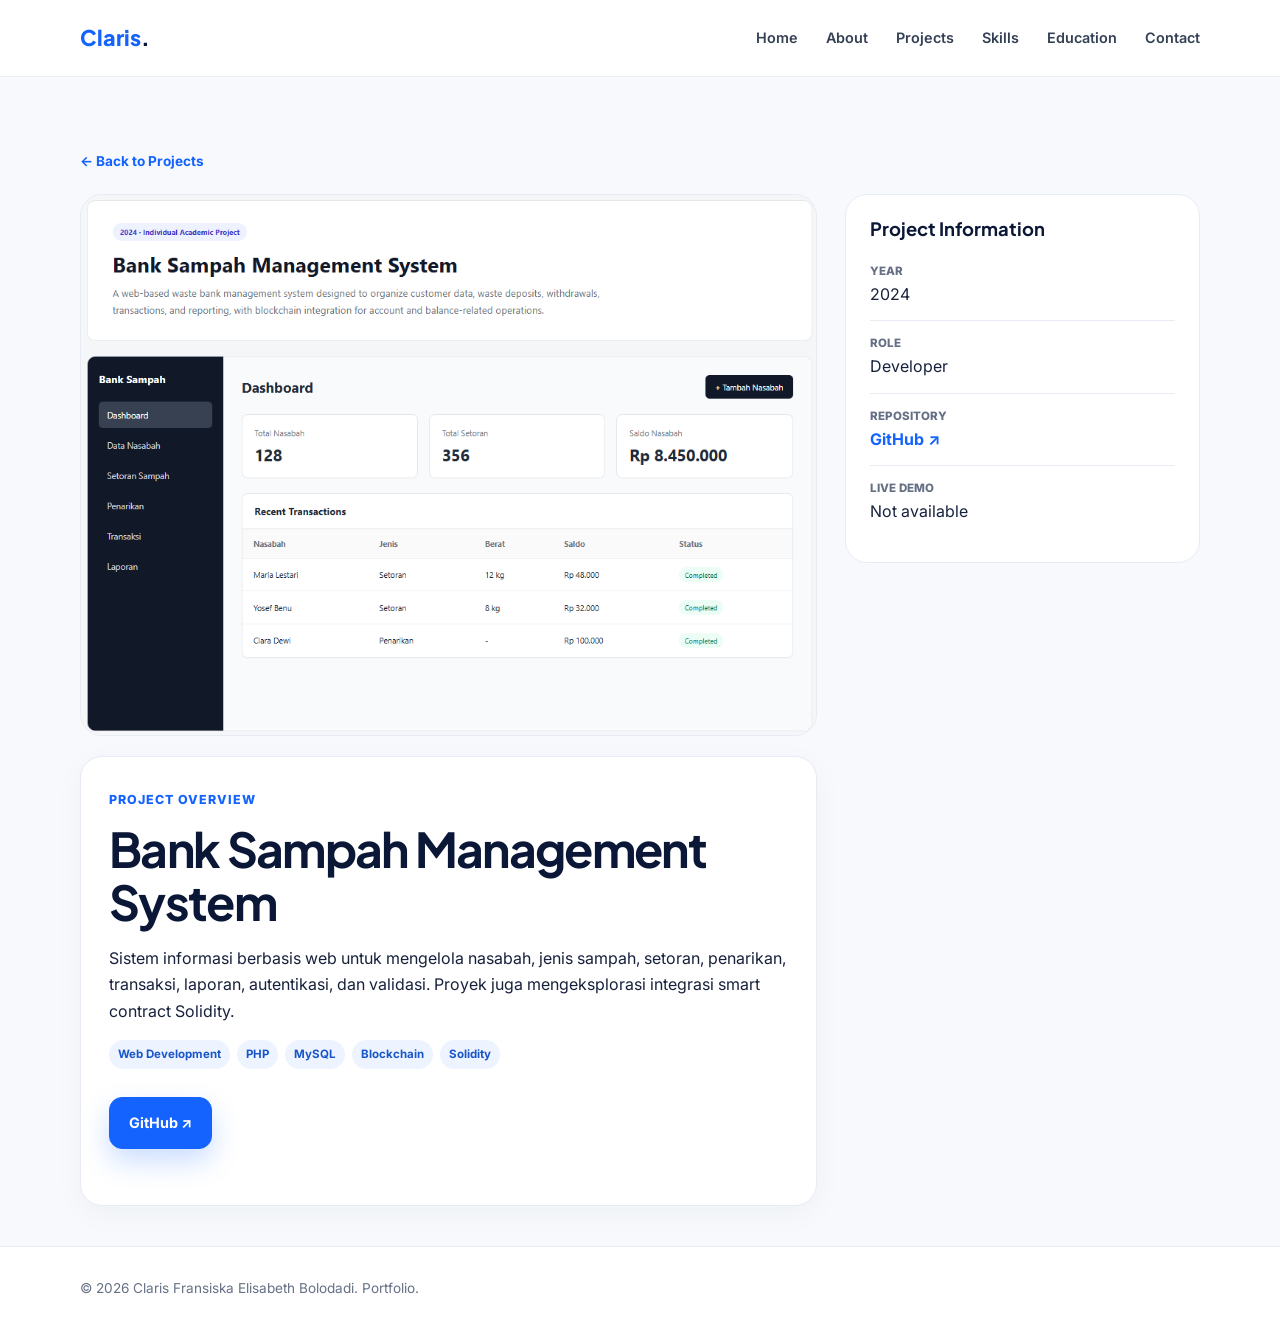
<file: projects/bank-sampah.html>
<!doctype html><html lang="id"><head><meta charset="utf-8"><meta name="viewport" content="width=device-width,initial-scale=1">
<title>Bank Sampah Management System | Claris</title><meta name="description" content="Portfolio Claris Fransiska Elisabeth Bolodadi — Informatics Graduate, Web Development & IT.">
<link rel="stylesheet" href="../css/style.css"></head><body><nav class="nav"><div class="container nav-inner">
<a class="logo" href="index.html">Claris<span>.</span></a>
<button class="menu" aria-label="Menu">☰</button>
<div class="nav-links"><a class="" href="index.html">Home</a><a class="" href="about.html">About</a><a class="" href="projects.html">Projects</a><a class="" href="skills.html">Skills</a><a class="" href="education.html">Education</a><a class="" href="contact.html">Contact</a></div>
</div></nav>

<main><section class="project-hero"><div class="container">
<a class="back" href="../projects.html">← Back to Projects</a>
<div class="project-layout"><div>
<div class="project-cover"><img src="../assets/bank-sampah.png" alt="Bank Sampah Management System"></div>
<div class="panel" style="margin-top:20px"><div class="eyebrow">Project Overview</div><h2>Bank Sampah Management System</h2><p>Sistem informasi berbasis web untuk mengelola nasabah, jenis sampah, setoran, penarikan, transaksi, laporan, autentikasi, dan validasi. Proyek juga mengeksplorasi integrasi smart contract Solidity.</p>
<div class="tags"><span class="tag">Web Development</span><span class="tag">PHP</span><span class="tag">MySQL</span><span class="tag">Blockchain</span><span class="tag">Solidity</span></div>
<div class="actions"><a class="btn primary" href="https://github.com/clarisbldd/bank-sampah-app" target="_blank">GitHub ↗</a></div></div>
</div>
<aside class="info-box"><h3>Project Information</h3>
<div class="info-row"><small>Year</small>2024</div>
<div class="info-row"><small>Role</small>Developer</div>
<div class="info-row"><small>Repository</small><a href="https://github.com/clarisbldd/bank-sampah-app" target="_blank">GitHub ↗</a></div>
<div class="info-row"><small>Live Demo</small>Not available</div>
</aside></div></div></section></main>
<footer><div class="container">© 2026 Claris Fransiska Elisabeth Bolodadi. Portfolio.</div></footer><script src="../js/main.js"></script></body></html>
</file>
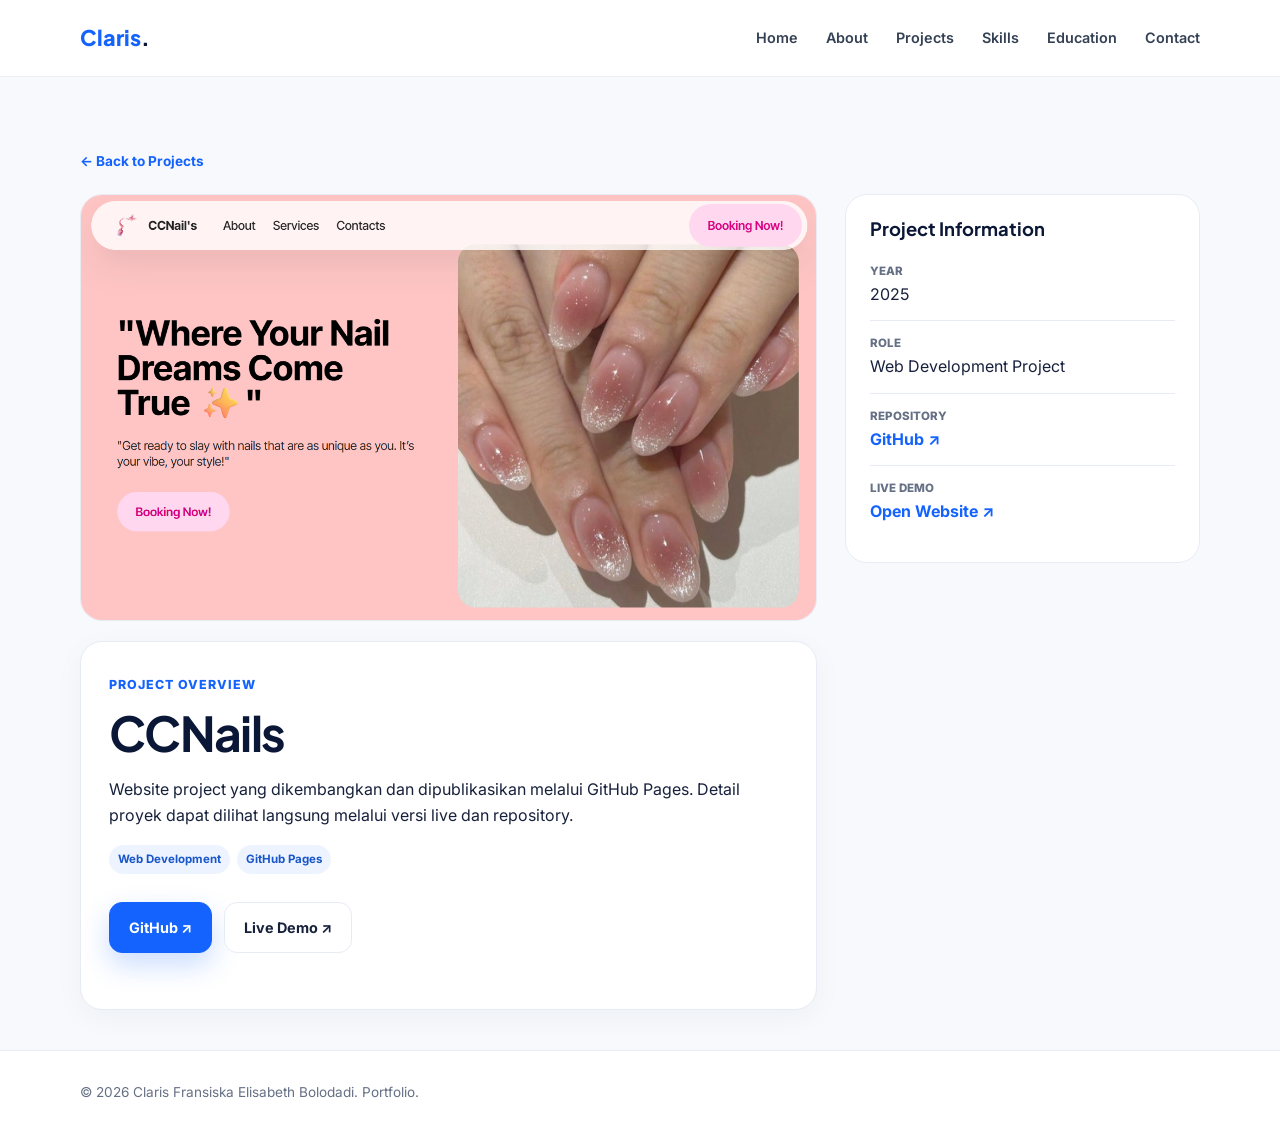
<file: projects/ccnails.html>
<!doctype html><html lang="id"><head><meta charset="utf-8"><meta name="viewport" content="width=device-width,initial-scale=1">
<title>CCNails | Claris</title><meta name="description" content="Portfolio Claris Fransiska Elisabeth Bolodadi — Informatics Graduate, Web Development & IT.">
<link rel="stylesheet" href="../css/style.css"></head><body><nav class="nav"><div class="container nav-inner">
<a class="logo" href="index.html">Claris<span>.</span></a>
<button class="menu" aria-label="Menu">☰</button>
<div class="nav-links"><a class="" href="index.html">Home</a><a class="" href="about.html">About</a><a class="" href="projects.html">Projects</a><a class="" href="skills.html">Skills</a><a class="" href="education.html">Education</a><a class="" href="contact.html">Contact</a></div>
</div></nav>

<main><section class="project-hero"><div class="container">
<a class="back" href="../projects.html">← Back to Projects</a>
<div class="project-layout"><div>
<div class="project-cover"><img src="../assets/ccnails.png" alt="CCNails"></div>
<div class="panel" style="margin-top:20px"><div class="eyebrow">Project Overview</div><h2>CCNails</h2><p>Website project yang dikembangkan dan dipublikasikan melalui GitHub Pages. Detail proyek dapat dilihat langsung melalui versi live dan repository.</p>
<div class="tags"><span class="tag">Web Development</span><span class="tag">GitHub Pages</span></div>
<div class="actions"><a class="btn primary" href="https://github.com/clarisbldd/CCNails" target="_blank">GitHub ↗</a><a class="btn" href="https://clarisbldd.github.io/CCNails/" target="_blank">Live Demo ↗</a></div></div>
</div>
<aside class="info-box"><h3>Project Information</h3>
<div class="info-row"><small>Year</small>2025</div>
<div class="info-row"><small>Role</small>Web Development Project</div>
<div class="info-row"><small>Repository</small><a href="https://github.com/clarisbldd/CCNails" target="_blank">GitHub ↗</a></div>
<div class="info-row"><small>Live Demo</small><a href="https://clarisbldd.github.io/CCNails/" target="_blank">Open Website ↗</a></div>
</aside></div></div></section></main>
<footer><div class="container">© 2026 Claris Fransiska Elisabeth Bolodadi. Portfolio.</div></footer><script src="../js/main.js"></script></body></html>
</file>
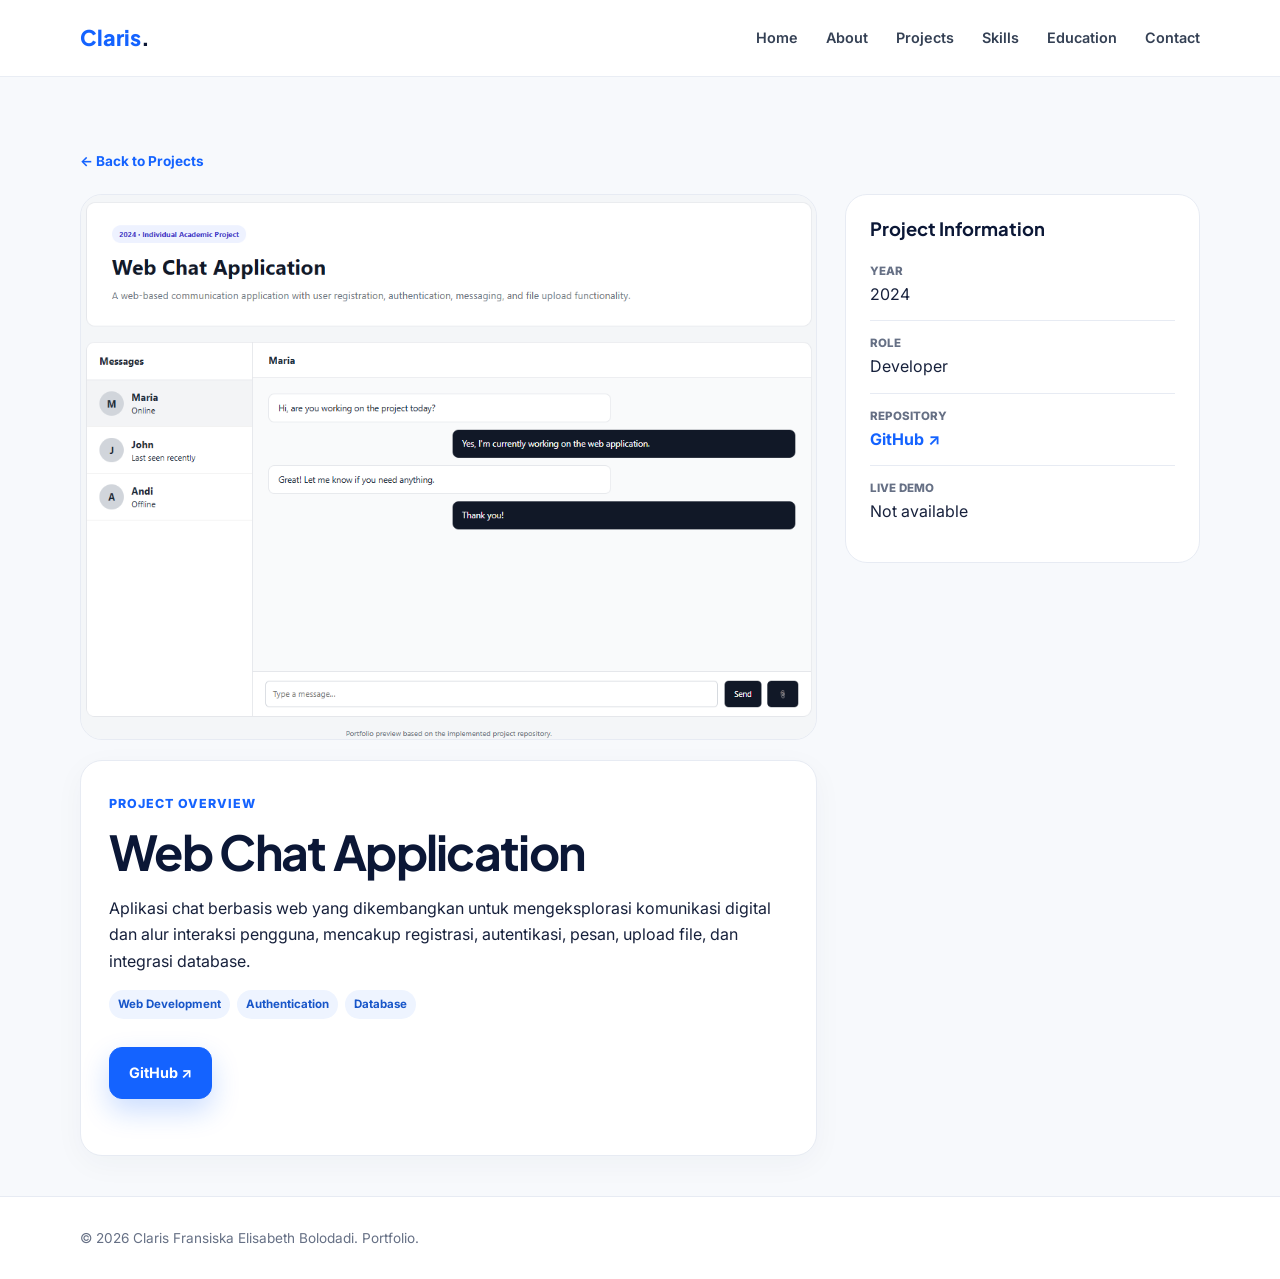
<file: projects/chat-app.html>
<!doctype html><html lang="id"><head><meta charset="utf-8"><meta name="viewport" content="width=device-width,initial-scale=1">
<title>Web Chat Application | Claris</title><meta name="description" content="Portfolio Claris Fransiska Elisabeth Bolodadi — Informatics Graduate, Web Development & IT.">
<link rel="stylesheet" href="../css/style.css"></head><body><nav class="nav"><div class="container nav-inner">
<a class="logo" href="index.html">Claris<span>.</span></a>
<button class="menu" aria-label="Menu">☰</button>
<div class="nav-links"><a class="" href="index.html">Home</a><a class="" href="about.html">About</a><a class="" href="projects.html">Projects</a><a class="" href="skills.html">Skills</a><a class="" href="education.html">Education</a><a class="" href="contact.html">Contact</a></div>
</div></nav>

<main><section class="project-hero"><div class="container">
<a class="back" href="../projects.html">← Back to Projects</a>
<div class="project-layout"><div>
<div class="project-cover"><img src="../assets/chat-app.png" alt="Web Chat Application"></div>
<div class="panel" style="margin-top:20px"><div class="eyebrow">Project Overview</div><h2>Web Chat Application</h2><p>Aplikasi chat berbasis web yang dikembangkan untuk mengeksplorasi komunikasi digital dan alur interaksi pengguna, mencakup registrasi, autentikasi, pesan, upload file, dan integrasi database.</p>
<div class="tags"><span class="tag">Web Development</span><span class="tag">Authentication</span><span class="tag">Database</span></div>
<div class="actions"><a class="btn primary" href="https://github.com/clarisbldd/chat-app" target="_blank">GitHub ↗</a></div></div>
</div>
<aside class="info-box"><h3>Project Information</h3>
<div class="info-row"><small>Year</small>2024</div>
<div class="info-row"><small>Role</small>Developer</div>
<div class="info-row"><small>Repository</small><a href="https://github.com/clarisbldd/chat-app" target="_blank">GitHub ↗</a></div>
<div class="info-row"><small>Live Demo</small>Not available</div>
</aside></div></div></section></main>
<footer><div class="container">© 2026 Claris Fransiska Elisabeth Bolodadi. Portfolio.</div></footer><script src="../js/main.js"></script></body></html>
</file>
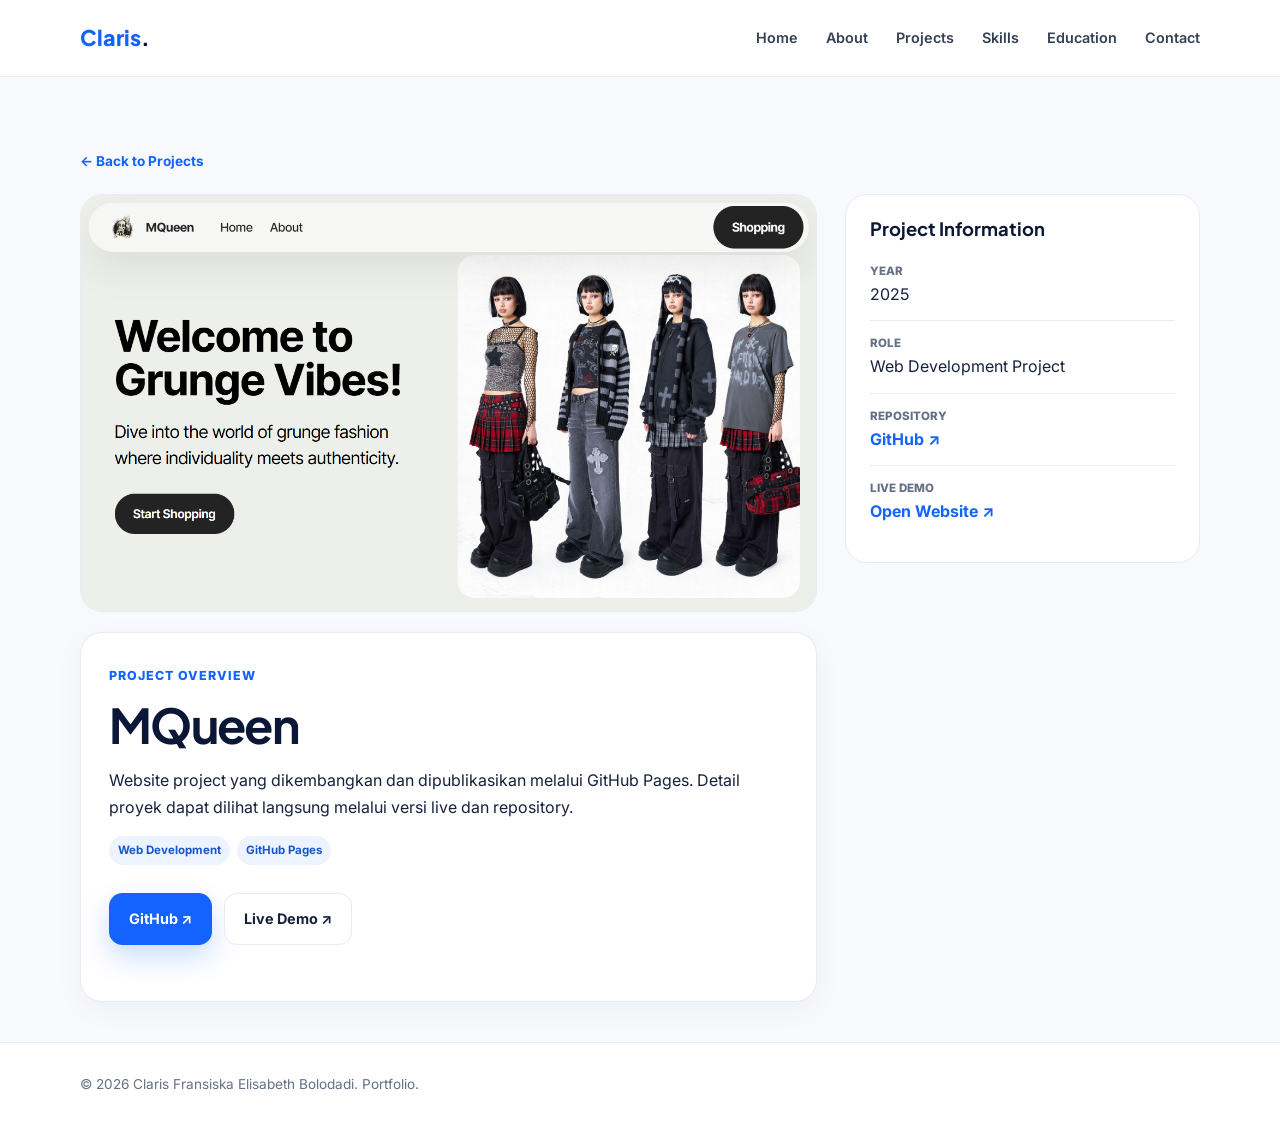
<file: projects/mcqueen.html>
<!doctype html><html lang="id"><head><meta charset="utf-8"><meta name="viewport" content="width=device-width,initial-scale=1">
<title>MQueen | Claris</title><meta name="description" content="Portfolio Claris Fransiska Elisabeth Bolodadi — Informatics Graduate, Web Development & IT.">
<link rel="stylesheet" href="../css/style.css"></head><body><nav class="nav"><div class="container nav-inner">
<a class="logo" href="index.html">Claris<span>.</span></a>
<button class="menu" aria-label="Menu">☰</button>
<div class="nav-links"><a class="" href="index.html">Home</a><a class="" href="about.html">About</a><a class="" href="projects.html">Projects</a><a class="" href="skills.html">Skills</a><a class="" href="education.html">Education</a><a class="" href="contact.html">Contact</a></div>
</div></nav>

<main><section class="project-hero"><div class="container">
<a class="back" href="../projects.html">← Back to Projects</a>
<div class="project-layout"><div>
<div class="project-cover"><img src="../assets/mcqueen.png" alt="MQueen"></div>
<div class="panel" style="margin-top:20px"><div class="eyebrow">Project Overview</div><h2>MQueen</h2><p>Website project yang dikembangkan dan dipublikasikan melalui GitHub Pages. Detail proyek dapat dilihat langsung melalui versi live dan repository.</p>
<div class="tags"><span class="tag">Web Development</span><span class="tag">GitHub Pages</span></div>
<div class="actions"><a class="btn primary" href="https://github.com/clarisbldd/MQueen" target="_blank">GitHub ↗</a><a class="btn" href="https://clarisbldd.github.io/MQueen/home.html" target="_blank">Live Demo ↗</a></div></div>
</div>
<aside class="info-box"><h3>Project Information</h3>
<div class="info-row"><small>Year</small>2025</div>
<div class="info-row"><small>Role</small>Web Development Project</div>
<div class="info-row"><small>Repository</small><a href="https://github.com/clarisbldd/MQueen" target="_blank">GitHub ↗</a></div>
<div class="info-row"><small>Live Demo</small><a href="https://clarisbldd.github.io/MQueen/home.html" target="_blank">Open Website ↗</a></div>
</aside></div></div></section></main>
<footer><div class="container">© 2026 Claris Fransiska Elisabeth Bolodadi. Portfolio.</div></footer><script src="../js/main.js"></script></body></html>
</file>
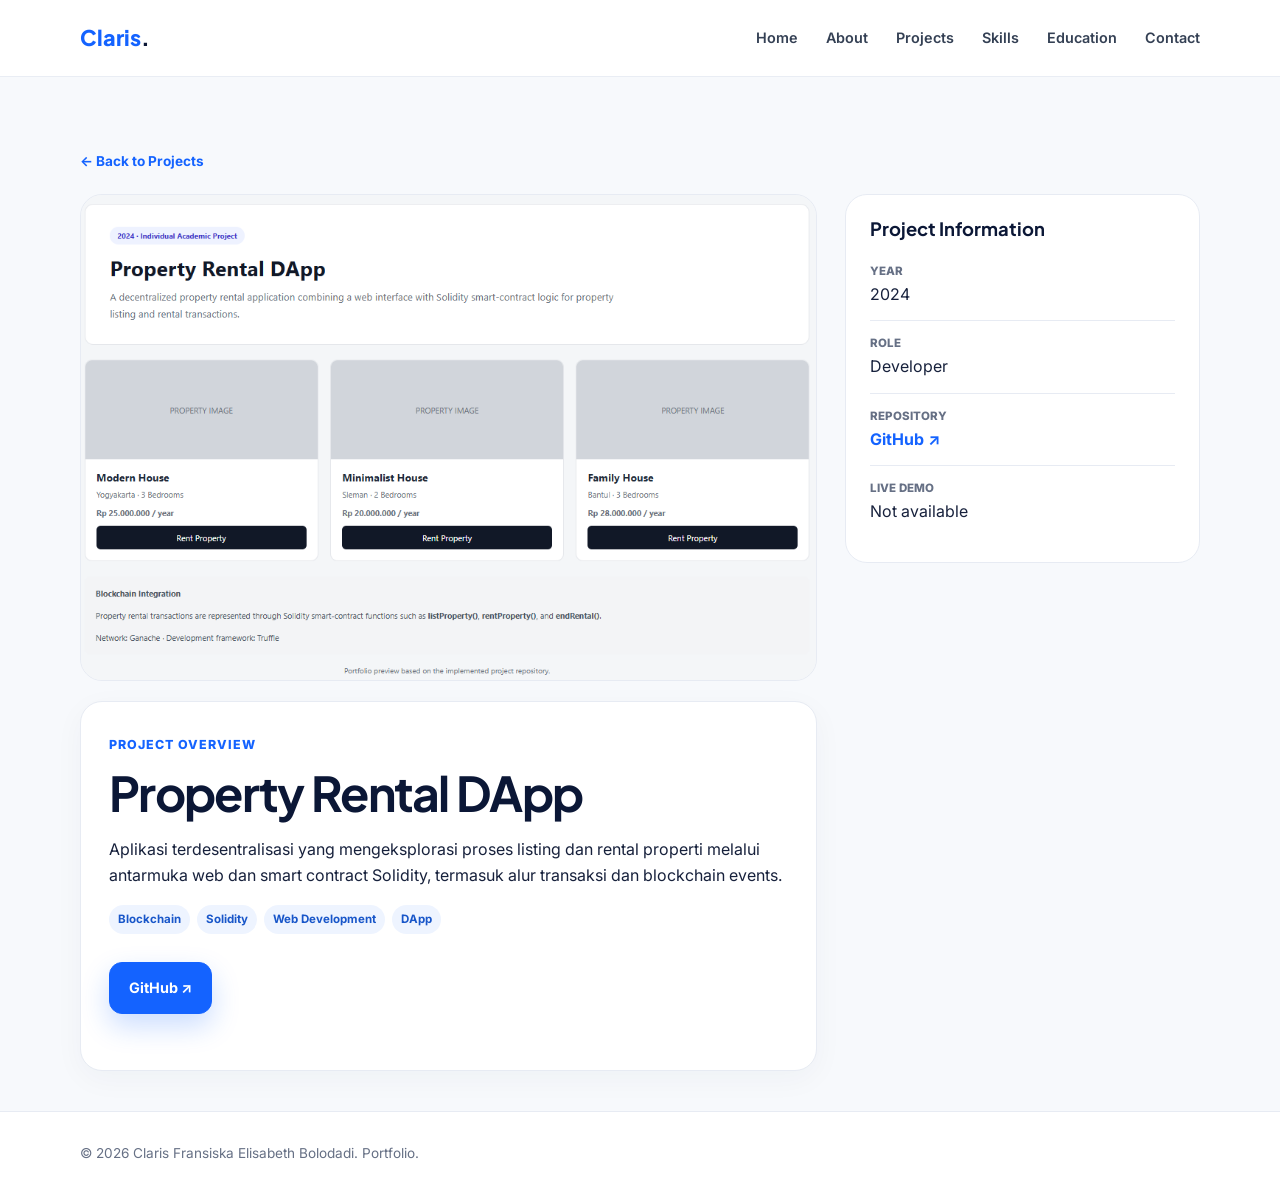
<file: projects/property-rental.html>
<!doctype html><html lang="id"><head><meta charset="utf-8"><meta name="viewport" content="width=device-width,initial-scale=1">
<title>Property Rental DApp | Claris</title><meta name="description" content="Portfolio Claris Fransiska Elisabeth Bolodadi — Informatics Graduate, Web Development & IT.">
<link rel="stylesheet" href="../css/style.css"></head><body><nav class="nav"><div class="container nav-inner">
<a class="logo" href="index.html">Claris<span>.</span></a>
<button class="menu" aria-label="Menu">☰</button>
<div class="nav-links"><a class="" href="index.html">Home</a><a class="" href="about.html">About</a><a class="" href="projects.html">Projects</a><a class="" href="skills.html">Skills</a><a class="" href="education.html">Education</a><a class="" href="contact.html">Contact</a></div>
</div></nav>

<main><section class="project-hero"><div class="container">
<a class="back" href="../projects.html">← Back to Projects</a>
<div class="project-layout"><div>
<div class="project-cover"><img src="../assets/property-rental.png" alt="Property Rental DApp"></div>
<div class="panel" style="margin-top:20px"><div class="eyebrow">Project Overview</div><h2>Property Rental DApp</h2><p>Aplikasi terdesentralisasi yang mengeksplorasi proses listing dan rental properti melalui antarmuka web dan smart contract Solidity, termasuk alur transaksi dan blockchain events.</p>
<div class="tags"><span class="tag">Blockchain</span><span class="tag">Solidity</span><span class="tag">Web Development</span><span class="tag">DApp</span></div>
<div class="actions"><a class="btn primary" href="https://github.com/clarisbldd/property-rental-dapp" target="_blank">GitHub ↗</a></div></div>
</div>
<aside class="info-box"><h3>Project Information</h3>
<div class="info-row"><small>Year</small>2024</div>
<div class="info-row"><small>Role</small>Developer</div>
<div class="info-row"><small>Repository</small><a href="https://github.com/clarisbldd/property-rental-dapp" target="_blank">GitHub ↗</a></div>
<div class="info-row"><small>Live Demo</small>Not available</div>
</aside></div></div></section></main>
<footer><div class="container">© 2026 Claris Fransiska Elisabeth Bolodadi. Portfolio.</div></footer><script src="../js/main.js"></script></body></html>
</file>
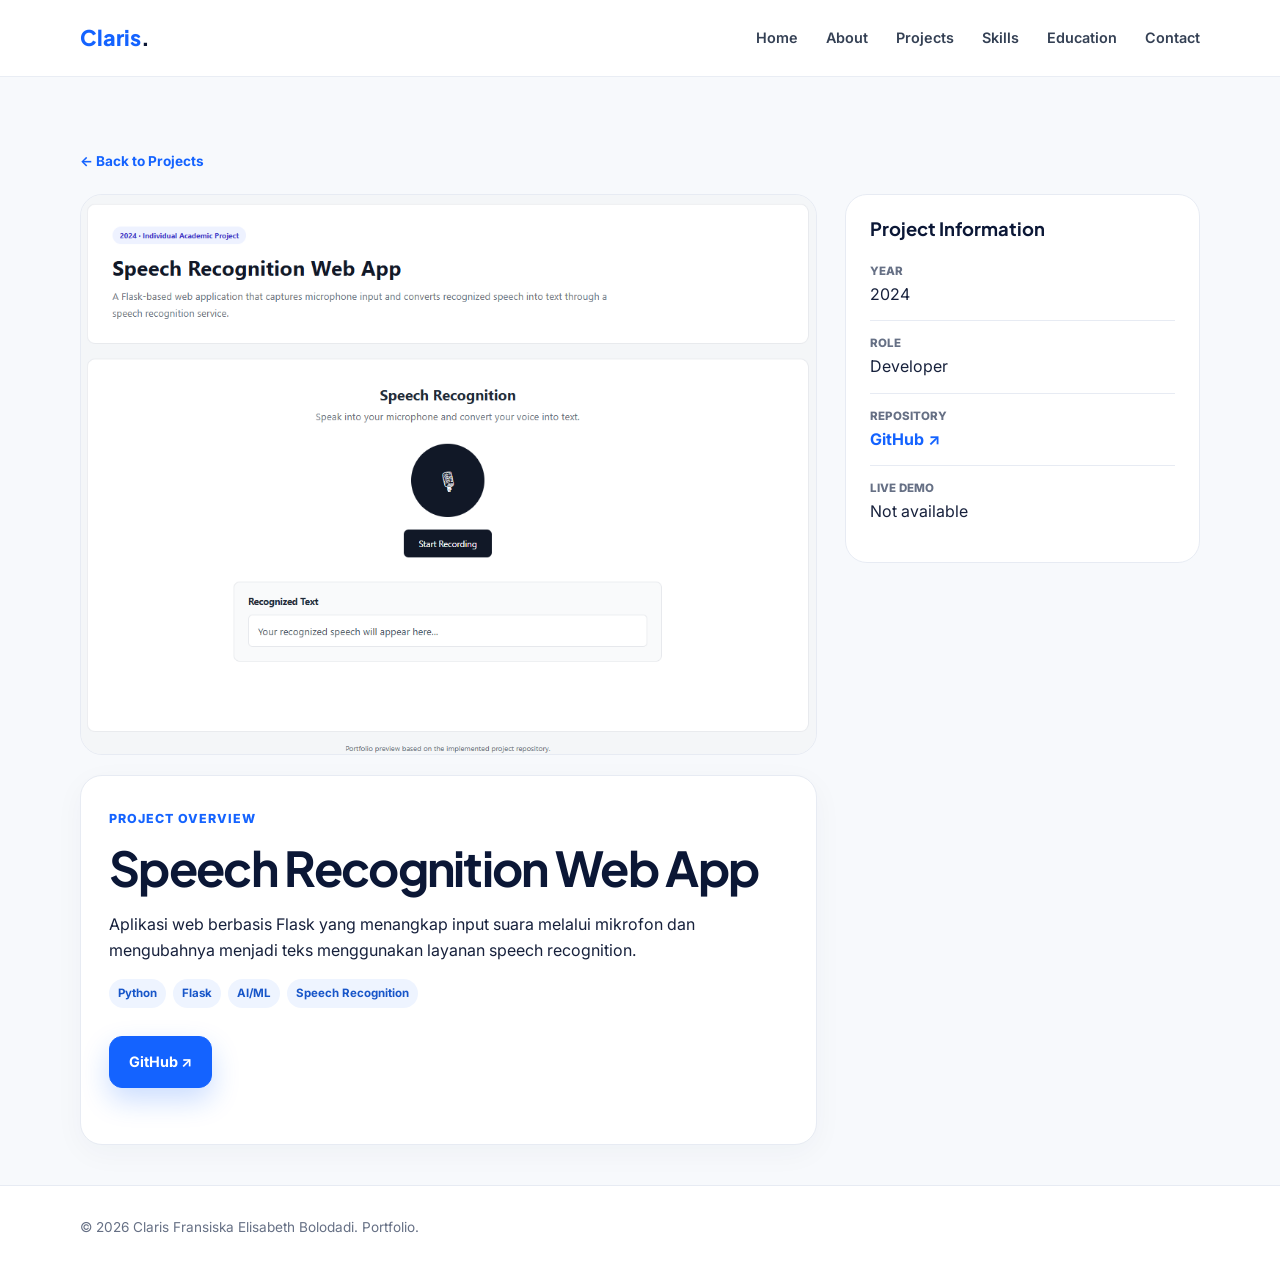
<file: projects/speech-recognition.html>
<!doctype html><html lang="id"><head><meta charset="utf-8"><meta name="viewport" content="width=device-width,initial-scale=1">
<title>Speech Recognition Web App | Claris</title><meta name="description" content="Portfolio Claris Fransiska Elisabeth Bolodadi — Informatics Graduate, Web Development & IT.">
<link rel="stylesheet" href="../css/style.css"></head><body><nav class="nav"><div class="container nav-inner">
<a class="logo" href="index.html">Claris<span>.</span></a>
<button class="menu" aria-label="Menu">☰</button>
<div class="nav-links"><a class="" href="index.html">Home</a><a class="" href="about.html">About</a><a class="" href="projects.html">Projects</a><a class="" href="skills.html">Skills</a><a class="" href="education.html">Education</a><a class="" href="contact.html">Contact</a></div>
</div></nav>

<main><section class="project-hero"><div class="container">
<a class="back" href="../projects.html">← Back to Projects</a>
<div class="project-layout"><div>
<div class="project-cover"><img src="../assets/speech.png" alt="Speech Recognition Web App"></div>
<div class="panel" style="margin-top:20px"><div class="eyebrow">Project Overview</div><h2>Speech Recognition Web App</h2><p>Aplikasi web berbasis Flask yang menangkap input suara melalui mikrofon dan mengubahnya menjadi teks menggunakan layanan speech recognition.</p>
<div class="tags"><span class="tag">Python</span><span class="tag">Flask</span><span class="tag">AI/ML</span><span class="tag">Speech Recognition</span></div>
<div class="actions"><a class="btn primary" href="https://github.com/clarisbldd/sistemcerdas-claris" target="_blank">GitHub ↗</a></div></div>
</div>
<aside class="info-box"><h3>Project Information</h3>
<div class="info-row"><small>Year</small>2024</div>
<div class="info-row"><small>Role</small>Developer</div>
<div class="info-row"><small>Repository</small><a href="https://github.com/clarisbldd/sistemcerdas-claris" target="_blank">GitHub ↗</a></div>
<div class="info-row"><small>Live Demo</small>Not available</div>
</aside></div></div></section></main>
<footer><div class="container">© 2026 Claris Fransiska Elisabeth Bolodadi. Portfolio.</div></footer><script src="../js/main.js"></script></body></html>
</file>
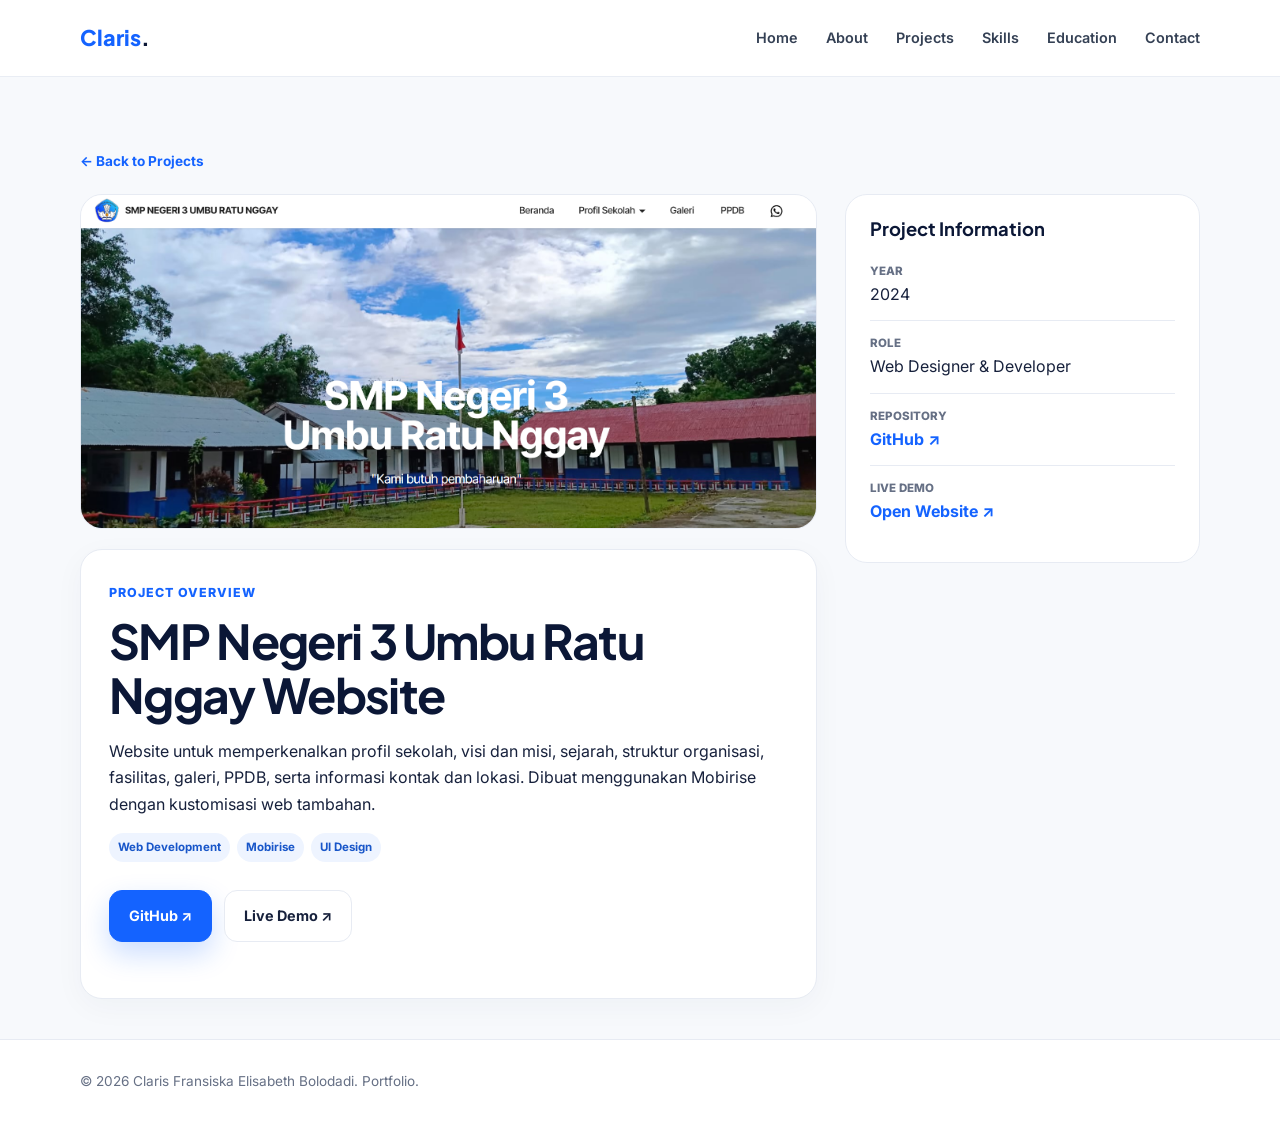
<file: projects/spentry.html>
<!doctype html><html lang="id"><head><meta charset="utf-8"><meta name="viewport" content="width=device-width,initial-scale=1">
<title>SMP Negeri 3 Umbu Ratu Nggay Website | Claris</title><meta name="description" content="Portfolio Claris Fransiska Elisabeth Bolodadi — Informatics Graduate, Web Development & IT.">
<link rel="stylesheet" href="../css/style.css"></head><body><nav class="nav"><div class="container nav-inner">
<a class="logo" href="index.html">Claris<span>.</span></a>
<button class="menu" aria-label="Menu">☰</button>
<div class="nav-links"><a class="" href="index.html">Home</a><a class="" href="about.html">About</a><a class="" href="projects.html">Projects</a><a class="" href="skills.html">Skills</a><a class="" href="education.html">Education</a><a class="" href="contact.html">Contact</a></div>
</div></nav>

<main><section class="project-hero"><div class="container">
<a class="back" href="../projects.html">← Back to Projects</a>
<div class="project-layout"><div>
<div class="project-cover"><img src="../assets/spentry.png" alt="SMP Negeri 3 Umbu Ratu Nggay Website"></div>
<div class="panel" style="margin-top:20px"><div class="eyebrow">Project Overview</div><h2>SMP Negeri 3 Umbu Ratu Nggay Website</h2><p>Website untuk memperkenalkan profil sekolah, visi dan misi, sejarah, struktur organisasi, fasilitas, galeri, PPDB, serta informasi kontak dan lokasi. Dibuat menggunakan Mobirise dengan kustomisasi web tambahan.</p>
<div class="tags"><span class="tag">Web Development</span><span class="tag">Mobirise</span><span class="tag">UI Design</span></div>
<div class="actions"><a class="btn primary" href="https://github.com/clarisbldd/spentry" target="_blank">GitHub ↗</a><a class="btn" href="https://clarisbldd.github.io/spentry/index.html" target="_blank">Live Demo ↗</a></div></div>
</div>
<aside class="info-box"><h3>Project Information</h3>
<div class="info-row"><small>Year</small>2024</div>
<div class="info-row"><small>Role</small>Web Designer & Developer</div>
<div class="info-row"><small>Repository</small><a href="https://github.com/clarisbldd/spentry" target="_blank">GitHub ↗</a></div>
<div class="info-row"><small>Live Demo</small><a href="https://clarisbldd.github.io/spentry/index.html" target="_blank">Open Website ↗</a></div>
</aside></div></div></section></main>
<footer><div class="container">© 2026 Claris Fransiska Elisabeth Bolodadi. Portfolio.</div></footer><script src="../js/main.js"></script></body></html>
</file>
<file: css/style.css>
@import url('https://fonts.googleapis.com/css2?family=Inter:wght@400;500;600;700;800&family=Plus+Jakarta+Sans:wght@600;700;800&display=swap');

:root{
  --navy:#0b1736; --blue:#1463ff; --blue2:#0b8cff; --ink:#17213c;
  --muted:#667085; --line:#e7ebf3; --bg:#f7f9fc; --white:#fff;
  --shadow:0 18px 50px rgba(18,39,86,.10); --radius:22px;
}
*{box-sizing:border-box}
html{scroll-behavior:smooth}
body{margin:0;font-family:Inter,system-ui,sans-serif;color:var(--ink);background:var(--bg);line-height:1.65}
a{text-decoration:none;color:inherit}
img{max-width:100%;display:block}
.container{width:min(1120px,92%);margin:auto}
.nav{position:sticky;top:0;z-index:20;background:rgba(255,255,255,.92);backdrop-filter:blur(16px);border-bottom:1px solid rgba(231,235,243,.9)}
.nav-inner{height:76px;display:flex;align-items:center;justify-content:space-between}
.logo{font-family:"Plus Jakarta Sans";font-size:1.35rem;font-weight:800;color:var(--blue)}
.logo span{color:var(--navy)}
.nav-links{display:flex;gap:28px;align-items:center;font-size:.9rem;font-weight:600}
.nav-links a{color:#344054}.nav-links a:hover,.nav-links a.active{color:var(--blue)}
.menu{display:none;border:0;background:none;font-size:1.5rem}
.hero{padding:86px 0 70px;background:linear-gradient(180deg,#fff 0%,#f7f9fc 100%)}
.hero-grid{display:grid;grid-template-columns:1.05fr .95fr;gap:55px;align-items:center}
.eyebrow{display:inline-flex;align-items:center;gap:8px;color:var(--blue);font-size:.78rem;font-weight:800;letter-spacing:.08em;text-transform:uppercase}
.dot{width:8px;height:8px;background:var(--blue);border-radius:50%}
h1,h2,h3{font-family:"Plus Jakarta Sans";line-height:1.12;color:var(--navy)}
h1{font-size:clamp(2.8rem,6vw,5.3rem);margin:18px 0 20px;letter-spacing:-.055em}
h2{font-size:clamp(2rem,4vw,3rem);margin:10px 0 16px;letter-spacing:-.035em}
h3{font-size:1.15rem;margin:0 0 9px}
.hero p{font-size:1.08rem;color:var(--muted);max-width:650px}
.blue{color:var(--blue)}
.actions{display:flex;gap:12px;flex-wrap:wrap;margin:28px 0}
.btn{display:inline-flex;align-items:center;justify-content:center;gap:8px;padding:13px 19px;border-radius:13px;font-weight:700;font-size:.9rem;border:1px solid var(--line);background:#fff}
.btn.primary{background:var(--blue);color:#fff;border-color:var(--blue);box-shadow:0 12px 28px rgba(20,99,255,.22)}
.btn:hover{transform:translateY(-1px)}
.socials{display:flex;gap:12px;margin-top:22px}.socials a{width:40px;height:40px;border:1px solid var(--line);border-radius:50%;display:grid;place-items:center;background:#fff;font-size:.82rem;font-weight:800}
.hero-photo{position:relative;display:flex;justify-content:center}
.photo-wrap{width:min(430px,90%);height:560px;border-radius:34px;overflow:hidden;background:#dfe9f7;box-shadow:var(--shadow);position:relative}
.photo-wrap:after{content:"";position:absolute;inset:0;background:linear-gradient(180deg,transparent 55%,rgba(11,23,54,.08));pointer-events:none}
.photo-wrap img{width:100%;height:100%;object-fit:cover;object-position:center top}
.statbar{display:grid;grid-template-columns:repeat(3,1fr);gap:1px;margin-top:55px;border-top:1px solid var(--line);border-bottom:1px solid var(--line)}
.stat{padding:24px 12px;text-align:center;background:#fff}.stat strong{display:block;font:800 1.8rem "Plus Jakarta Sans";color:var(--navy)}.stat span{color:var(--muted);font-size:.82rem}
.section{padding:88px 0}.section.alt{background:#fff}
.section-head{max-width:700px;margin-bottom:35px}.section-head p{color:var(--muted)}
.cards{display:grid;grid-template-columns:repeat(3,1fr);gap:20px}
.card{background:#fff;border:1px solid var(--line);border-radius:var(--radius);overflow:hidden;box-shadow:0 8px 30px rgba(18,39,86,.05)}
.card-media{aspect-ratio:16/10;background:#eaf0f9;overflow:hidden}.card-media img{width:100%;height:100%;object-fit:cover;object-position:center top}
.card-body{padding:22px}.card-body p{font-size:.9rem;color:var(--muted);margin:0 0 16px}
.tags{display:flex;gap:7px;flex-wrap:wrap;margin:12px 0 18px}.tag{padding:5px 9px;border-radius:999px;background:#eef4ff;color:#1856c9;font-size:.72rem;font-weight:700}
.card-links{display:flex;gap:8px;flex-wrap:wrap}.small-btn{font-size:.78rem;padding:9px 11px;border-radius:10px;border:1px solid var(--line);font-weight:700}.small-btn.primary{background:var(--blue);color:#fff;border-color:var(--blue)}
.two-col{display:grid;grid-template-columns:1fr 1fr;gap:24px}.panel{background:#fff;border:1px solid var(--line);border-radius:var(--radius);padding:28px;box-shadow:0 8px 30px rgba(18,39,86,.04)}
.list{display:grid;gap:14px}.list-item{display:flex;gap:14px;padding:16px 0;border-bottom:1px solid var(--line)}.list-item:last-child{border-bottom:0}.icon{width:42px;height:42px;border-radius:12px;background:#eef4ff;color:var(--blue);display:grid;place-items:center;font-weight:800;flex:none}
.timeline{position:relative;padding-left:28px}.timeline:before{content:"";position:absolute;left:7px;top:8px;bottom:8px;width:2px;background:#dce5f7}.timeline-item{position:relative;padding:0 0 30px}.timeline-item:before{content:"";position:absolute;left:-26px;top:7px;width:10px;height:10px;border-radius:50%;background:var(--blue);box-shadow:0 0 0 5px #e8f0ff}.timeline-item:last-child{padding-bottom:0}.date{color:var(--blue);font-size:.78rem;font-weight:800;text-transform:uppercase;letter-spacing:.05em}
.skills{display:grid;grid-template-columns:repeat(3,1fr);gap:14px}.skill{padding:17px;background:#fff;border:1px solid var(--line);border-radius:15px;font-weight:700}.skill small{display:block;color:var(--muted);font-weight:500;margin-top:4px}
.project-hero{padding:70px 0 40px}.project-layout{display:grid;grid-template-columns:1.35fr .65fr;gap:28px}.project-cover{background:#fff;border:1px solid var(--line);border-radius:var(--radius);overflow:hidden}.project-cover img{width:100%;height:auto}.info-box{background:#fff;border:1px solid var(--line);border-radius:var(--radius);padding:24px;height:max-content;position:sticky;top:100px}.info-row{padding:13px 0;border-bottom:1px solid var(--line)}.info-row:last-child{border-bottom:0}.info-row small{display:block;color:var(--muted);font-size:.72rem;font-weight:800;text-transform:uppercase}.info-row a{color:var(--blue);font-weight:700;word-break:break-word}
.contact-box{display:grid;grid-template-columns:1fr 1fr;gap:20px}.contact-item{padding:22px;border:1px solid var(--line);border-radius:18px;background:#fff}.contact-item strong{display:block;margin-bottom:5px}.contact-item span{color:var(--muted);font-size:.9rem;word-break:break-word}
footer{padding:30px 0;border-top:1px solid var(--line);background:#fff;color:var(--muted);font-size:.85rem}
.back{display:inline-flex;align-items:center;gap:7px;color:var(--blue);font-weight:700;font-size:.85rem;margin-bottom:22px}
@media(max-width:850px){.nav-links{display:none}.menu{display:block}.hero-grid,.project-layout,.two-col,.contact-box{grid-template-columns:1fr}.hero{padding-top:55px}.photo-wrap{height:480px}.cards,.skills{grid-template-columns:1fr 1fr}.info-box{position:static}}
@media(max-width:560px){.container{width:min(94%,1120px)}.cards,.skills{grid-template-columns:1fr}.section{padding:65px 0}.nav-inner{height:68px}.hero h1{font-size:2.65rem}.photo-wrap{height:430px}.statbar{grid-template-columns:1fr}.stat{border-bottom:1px solid var(--line)}}
</file>
